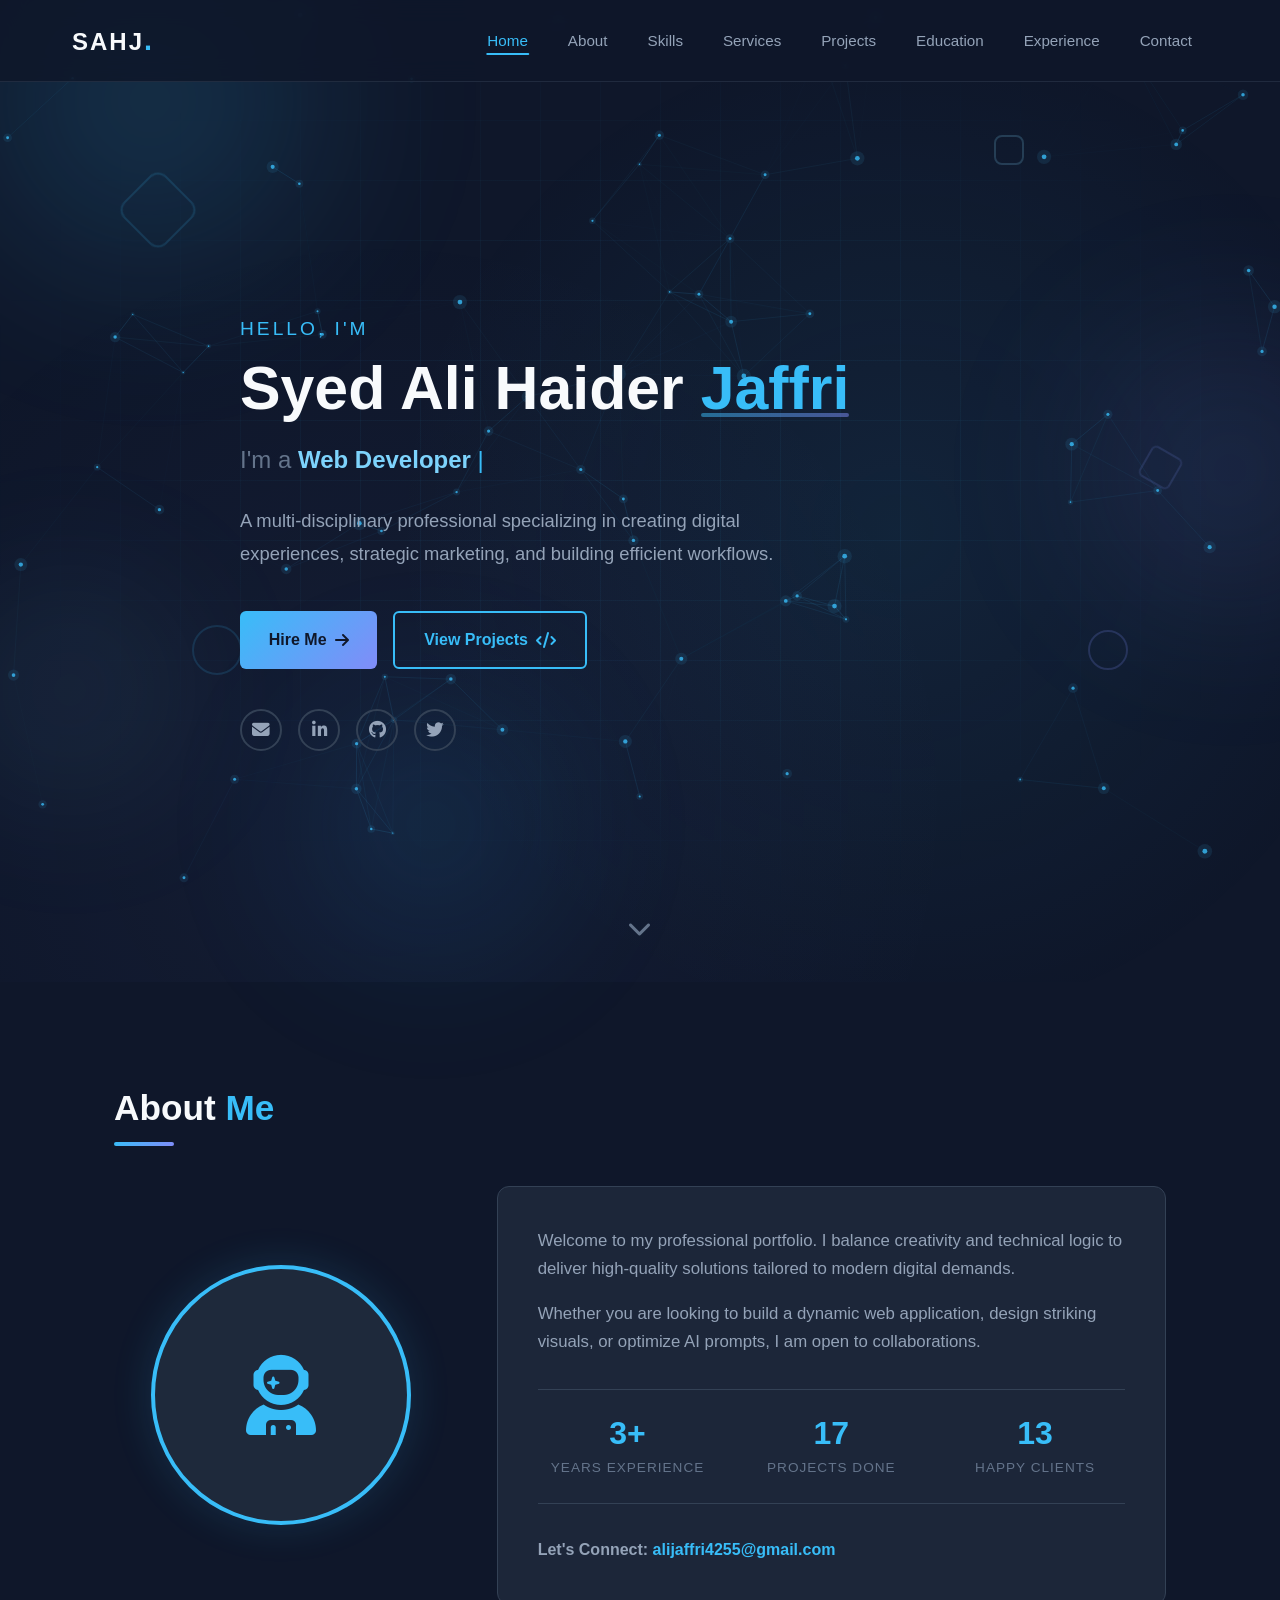
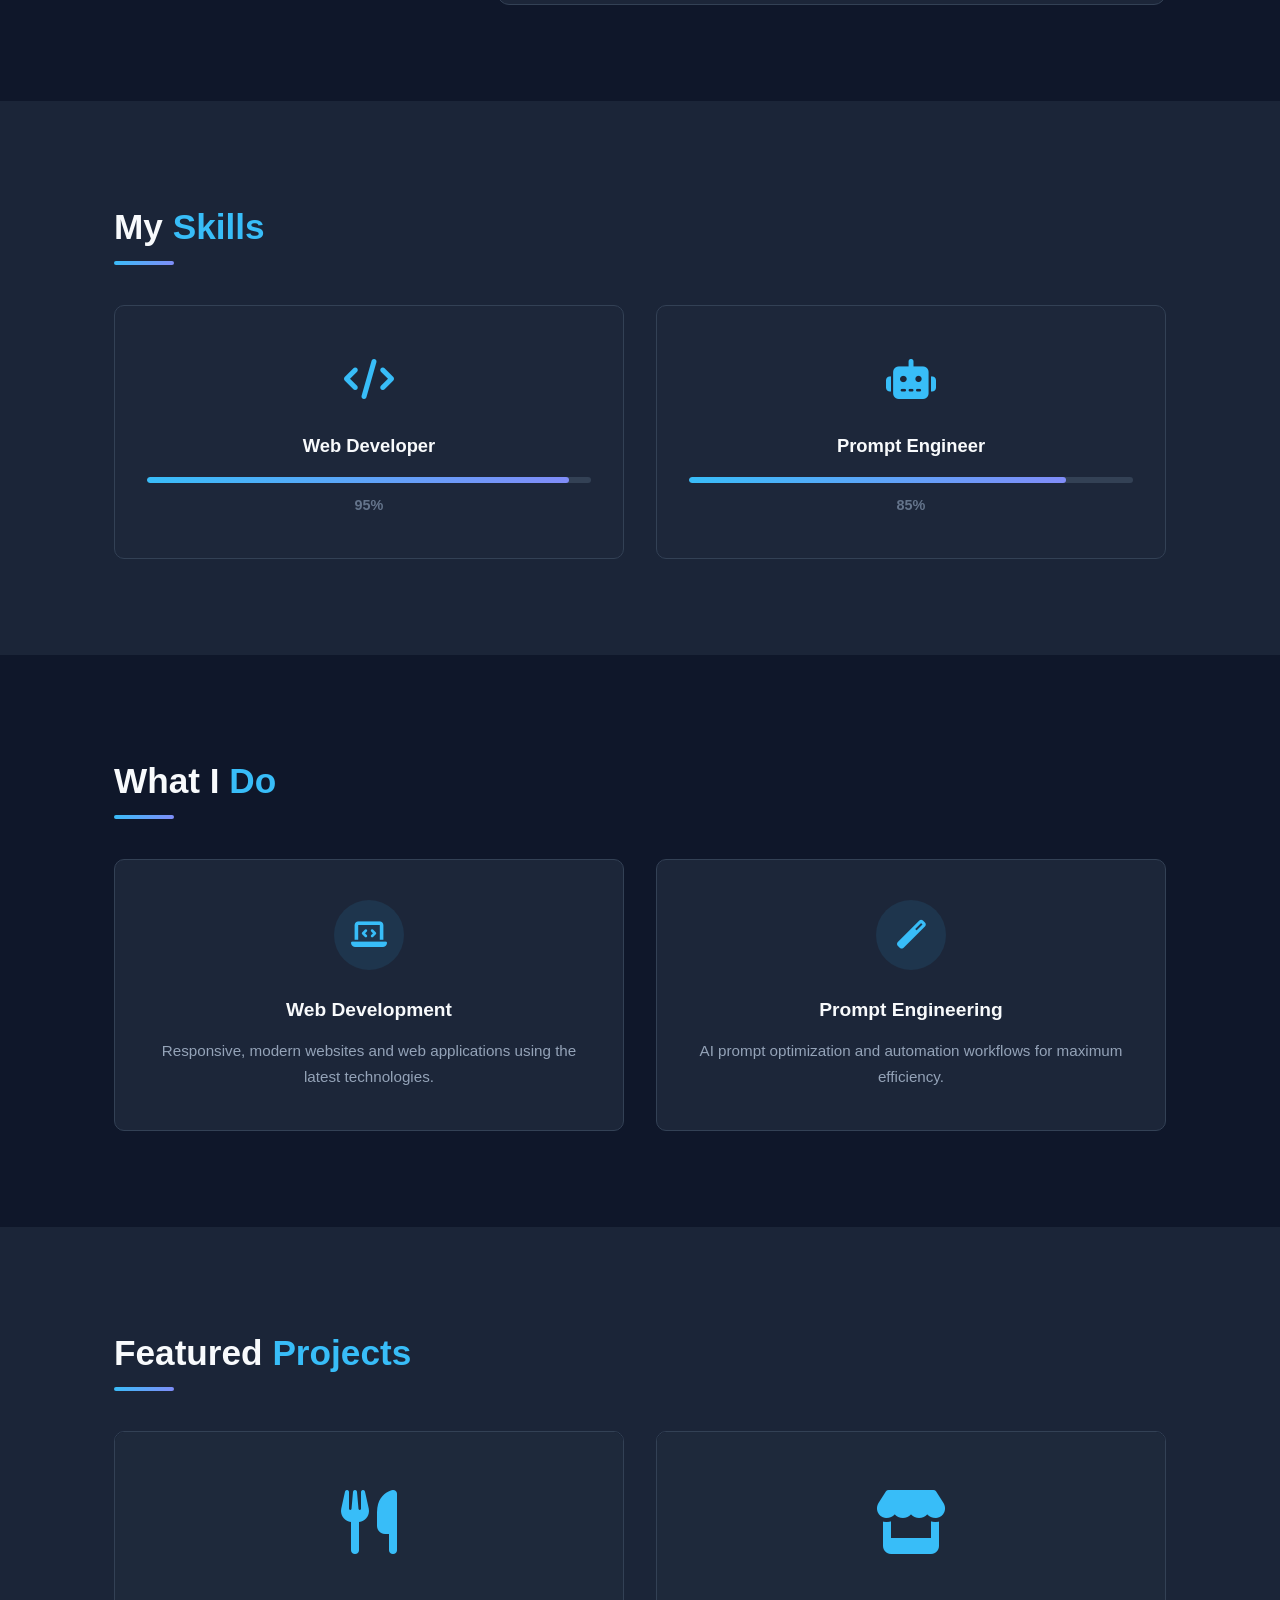
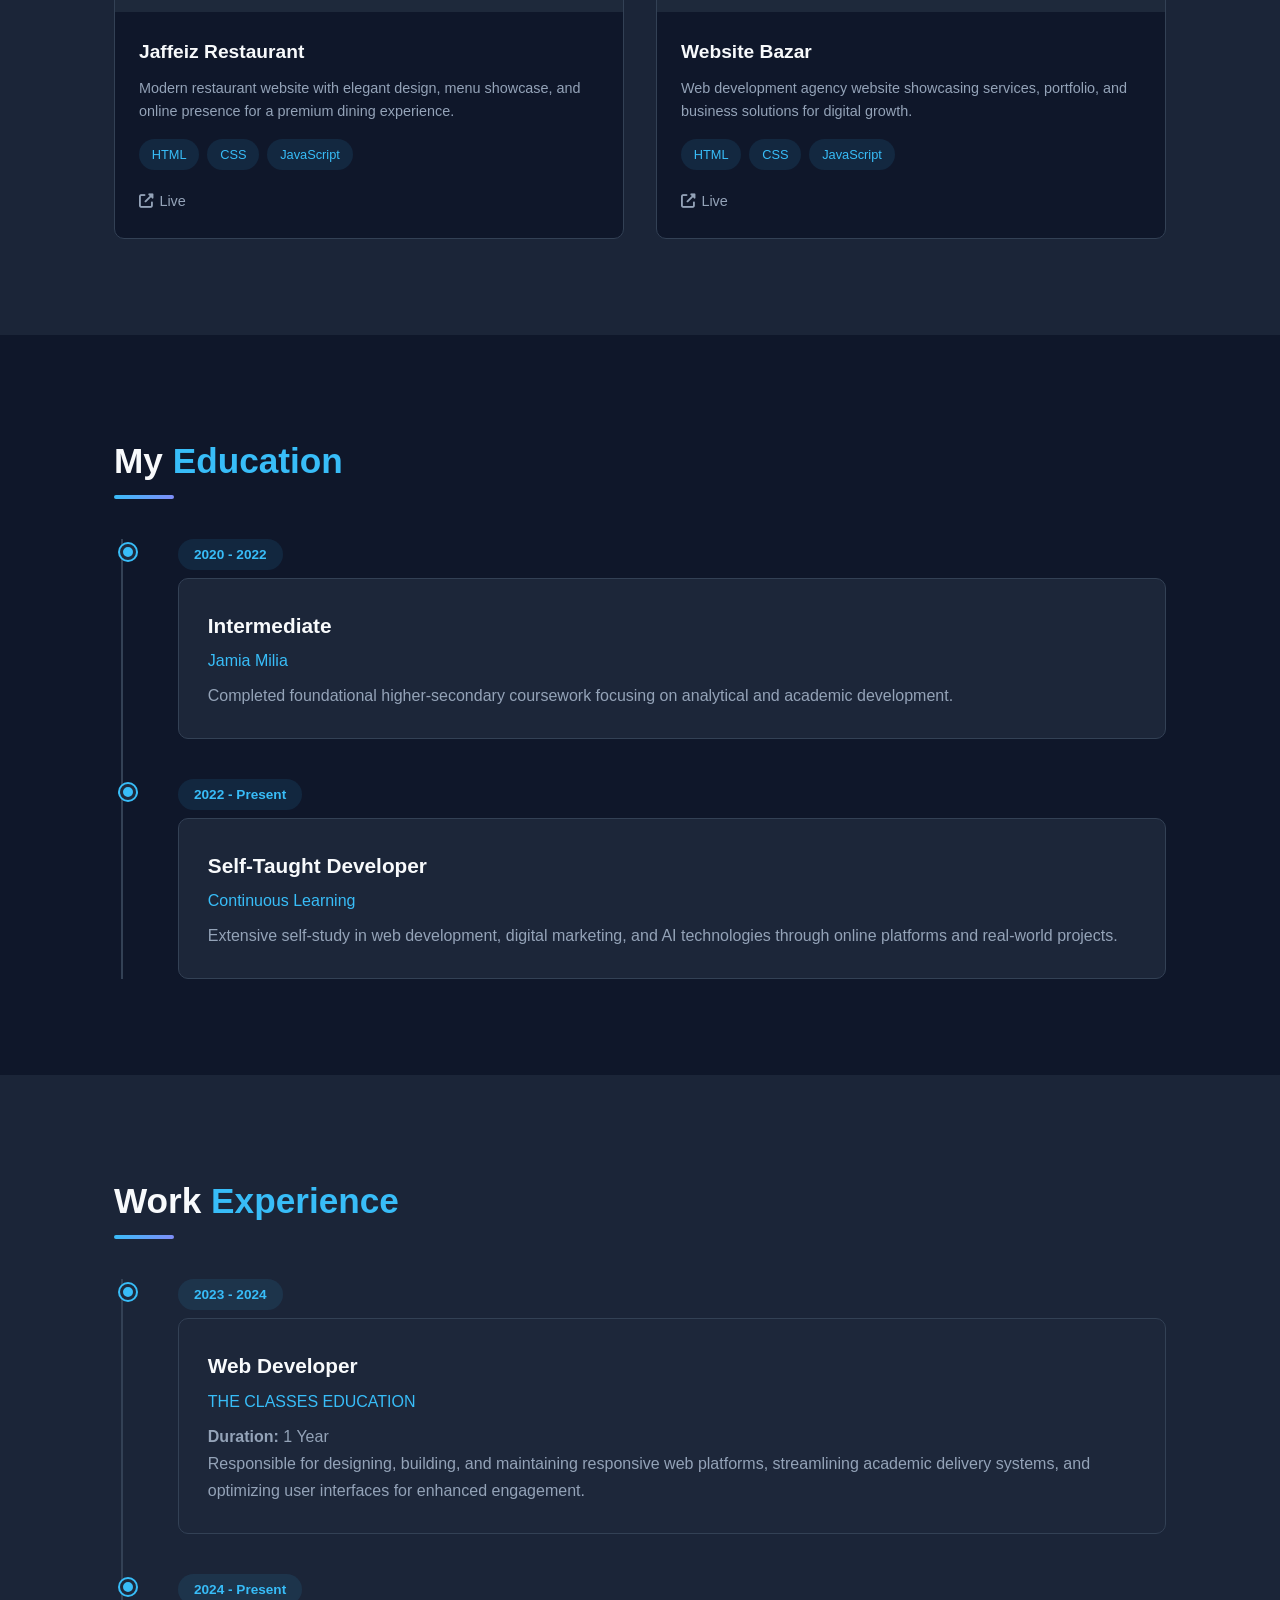
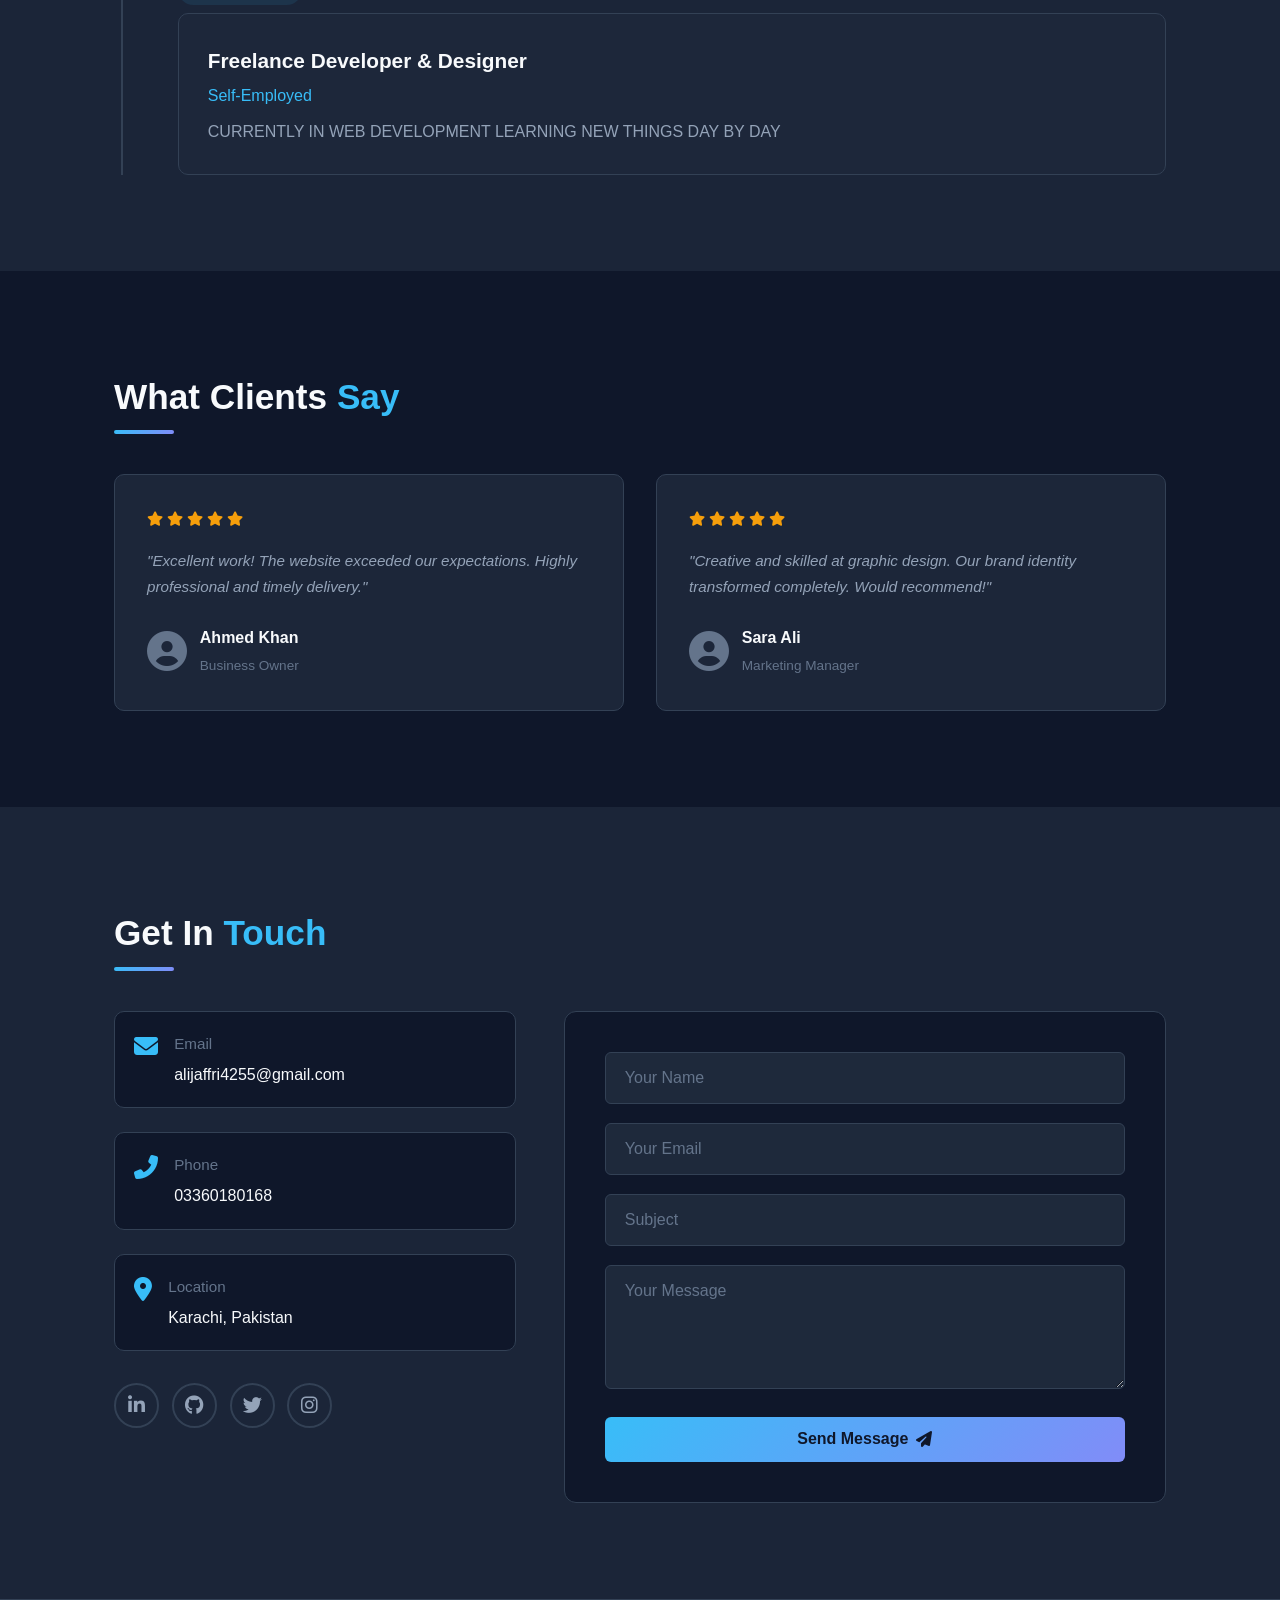
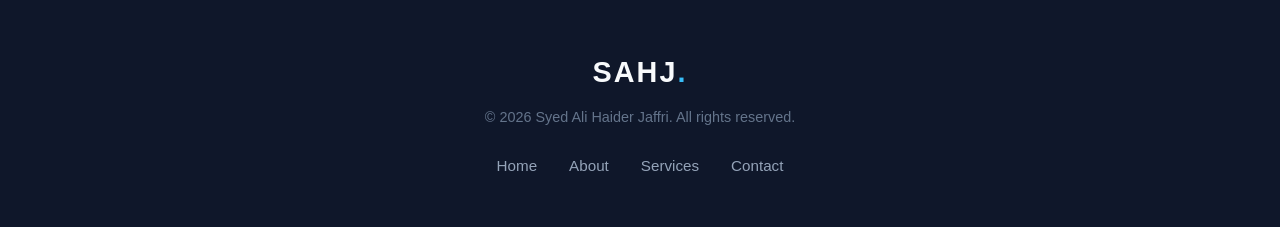
<file: index.html>
<!DOCTYPE html>
<html lang="en">
<head>
    <meta charset="UTF-8">
    <meta name="viewport" content="width=device-width, initial-scale=1.0">
    <title>Syed Ali Haider Jaffri | Portfolio</title>
    <link rel="icon" href="data:image/svg+xml,<svg xmlns=%22http://www.w3.org/2000/svg%22 viewBox=%220 0 100 100%22><text y=%22.9em%22 font-size=%2290%22>🚀</text></svg>">
    <!-- CSS -->
    <link rel="stylesheet" href="css/style.css">
    <link rel="stylesheet" href="css/background-animations.css">
    <!-- Font Awesome for Icons -->
    <link rel="stylesheet" href="https://cdnjs.cloudflare.com/ajax/libs/font-awesome/6.5.0/css/all.min.css">
    <!-- AOS Library for scroll animations -->
    <link href="https://unpkg.com/aos@2.3.1/dist/aos.css" rel="stylesheet">
</head>
<body>

    <!-- ========== BACKGROUND ANIMATIONS ========== -->
    <div class="bg-animations" aria-hidden="true">
        <!-- Animated Gradient Orbs -->
        <div class="bg-orb bg-orb-1"></div>
        <div class="bg-orb bg-orb-2"></div>
        <div class="bg-orb bg-orb-3"></div>
        <div class="bg-orb bg-orb-4"></div>

        <!-- Animated Grid Pattern -->
        <div class="bg-grid"></div>

        <!-- Floating Geometric Shapes -->
        <div class="bg-shape bg-shape-1"></div>
        <div class="bg-shape bg-shape-2"></div>
        <div class="bg-shape bg-shape-3"></div>
        <div class="bg-shape bg-shape-4"></div>
        <div class="bg-shape bg-shape-5"></div>

        <!-- Twinkling Stars -->
        <div class="bg-star bg-star-1"></div>
        <div class="bg-star bg-star-2"></div>
        <div class="bg-star bg-star-3"></div>
        <div class="bg-star bg-star-4"></div>
        <div class="bg-star bg-star-5"></div>
        <div class="bg-star bg-star-6"></div>
        <div class="bg-star bg-star-7"></div>
        <div class="bg-star bg-star-8"></div>

        <!-- Shooting Stars -->
        <div class="bg-shooting-star bg-shooting-star-1"></div>
        <div class="bg-shooting-star bg-shooting-star-2"></div>

        <!-- Particle Network Canvas -->
        <canvas id="particleCanvas"></canvas>
    </div>

    <!-- ========== PRELOADER ========== -->
    <div id="preloader">
        <div class="loader"></div>
    </div>

    <!-- ========== NAVIGATION ========== -->
    <header id="header">
        <nav class="navbar">
            <div class="nav-container">
                <a href="#hero" class="logo">SAHJ<span class="logo-dot">.</span></a>
                <ul class="nav-links" id="navLinks">
                    <li><a href="#hero" class="nav-link active">Home</a></li>
                    <li><a href="#about" class="nav-link">About</a></li>
                    <li><a href="#skills" class="nav-link">Skills</a></li>
                    <li><a href="#services" class="nav-link">Services</a></li>
                    <li><a href="#projects" class="nav-link">Projects</a></li>
                    <li><a href="#education" class="nav-link">Education</a></li>
                    <li><a href="#experience" class="nav-link">Experience</a></li>
                    <li><a href="#contact" class="nav-link">Contact</a></li>
                </ul>
                <div class="hamburger" id="hamburger">
                    <span class="bar"></span>
                    <span class="bar"></span>
                    <span class="bar"></span>
                </div>
            </div>
        </nav>
    </header>

    <!-- ========== HERO SECTION ========== -->
    <section id="hero">
        <div class="hero-overlay"></div>
        <div class="hero-content" data-aos="fade-up" data-aos-duration="1000">
            <p class="hero-greeting">Hello, I'm</p>
            <h1 class="hero-name">Syed Ali Haider <span>Jaffri</span></h1>
            <div class="hero-role">
                <span class="role-text">I'm a </span>
                <span class="typing-text" id="typingText"></span>
                <span class="cursor">|</span>
            </div>
            <p class="hero-desc">
                A multi-disciplinary professional specializing in creating digital experiences, strategic marketing, and building efficient workflows.
            </p>
            <div class="hero-buttons">
                <a href="#contact" class="btn btn-primary">Hire Me <i class="fas fa-arrow-right"></i></a>
                <a href="#projects" class="btn btn-outline">View Projects <i class="fas fa-code"></i></a>
            </div>
            <div class="hero-socials">
                <a href="mailto:alijaffri4255@gmail.com" class="social-icon" title="Email"><i class="fas fa-envelope"></i></a>
                <a href="#" class="social-icon" title="LinkedIn"><i class="fab fa-linkedin-in"></i></a>
                <a href="#" class="social-icon" title="GitHub"><i class="fab fa-github"></i></a>
                <a href="#" class="social-icon" title="Twitter"><i class="fab fa-twitter"></i></a>
            </div>
        </div>
        <div class="hero-scroll-indicator">
            <a href="#about"><i class="fas fa-chevron-down"></i></a>
        </div>
    </section>

    <!-- ========== ABOUT SECTION ========== -->
    <section id="about" class="section-padding">
        <div class="container">
            <h2 class="section-title" data-aos="fade-right">About <span>Me</span></h2>
            <div class="about-wrapper" data-aos="fade-up" data-aos-delay="200">
                <div class="about-image">
                    <div class="about-image-frame">
                        <i class="fas fa-user-astronaut"></i>
                    </div>
                </div>
                <div class="about-content">
                    <div class="about-card">
                        <p class="about-text">
                            Welcome to my professional portfolio. I balance creativity and technical logic to deliver high-quality solutions tailored to modern digital demands.
                        </p>
                        <p class="about-text">
                            Whether you are looking to build a dynamic web application, design striking visuals, or optimize AI prompts, I am open to collaborations.
                        </p>
                        <div class="about-stats">
                            <div class="stat-item">
                                <span class="stat-number" data-count="3">0</span>
                                <span class="stat-label">Years Experience</span>
                            </div>
                            <div class="stat-item">
                                <span class="stat-number" data-count="20">0</span>
                                <span class="stat-label">Projects Done</span>
                            </div>
                            <div class="stat-item">
                                <span class="stat-number" data-count="15">0</span>
                                <span class="stat-label">Happy Clients</span>
                            </div>
                        </div>
                        <div class="about-contact">
                            <p><strong>Let's Connect:</strong> <a href="mailto:alijaffri4255@gmail.com" class="email-link">alijaffri4255@gmail.com</a></p>
                        </div>
                    </div>
                </div>
            </div>
        </div>
    </section>

    <!-- ========== SKILLS SECTION ========== -->
    <section id="skills" class="section-padding bg-dark">
        <div class="container">
            <h2 class="section-title" data-aos="fade-right">My <span>Skills</span></h2>
            <div class="skills-grid" data-aos="fade-up" data-aos-delay="200">
                <div class="skill-card" data-skill="95">
                    <div class="skill-icon">
                        <i class="fas fa-code"></i>
                    </div>
                    <h3>Web Developer</h3>
                    <div class="skill-bar">
                        <div class="skill-bar-fill" style="width: 0%;"></div>
                    </div>
                    <span class="skill-percent">95%</span>
                </div>
                <div class="skill-card" data-skill="85">
                    <div class="skill-icon">
                        <i class="fas fa-robot"></i>
                    </div>
                    <h3>Prompt Engineer</h3>
                    <div class="skill-bar">
                        <div class="skill-bar-fill" style="width: 0%;"></div>
                    </div>
                    <span class="skill-percent">85%</span>
                </div>
            </div>
        </div>
    </section>

    <!-- ========== SERVICES SECTION ========== -->
    <section id="services" class="section-padding">
        <div class="container">
            <h2 class="section-title" data-aos="fade-right">What I <span>Do</span></h2>
            <div class="services-grid" data-aos="fade-up" data-aos-delay="200">
                <div class="service-card">
                    <div class="service-icon">
                        <i class="fas fa-laptop-code"></i>
                    </div>
                    <h3>Web Development</h3>
                    <p>Responsive, modern websites and web applications using the latest technologies.</p>
                </div>
                <div class="service-card">
                    <div class="service-icon">
                        <i class="fas fa-magic"></i>
                    </div>
                    <h3>Prompt Engineering</h3>
                    <p>AI prompt optimization and automation workflows for maximum efficiency.</p>
                </div>
            </div>
        </div>
    </section>

    <!-- ========== PROJECTS SECTION ========== -->
    <section id="projects" class="section-padding bg-dark">
        <div class="container">
            <h2 class="section-title" data-aos="fade-right">Featured <span>Projects</span></h2>
            <div class="projects-grid" data-aos="fade-up" data-aos-delay="200">
                <div class="project-card">
                    <div class="project-img">
                        <i class="fas fa-utensils"></i>
                    </div>
                    <div class="project-info">
                        <h3>Jaffeiz Restaurant</h3>
                        <p>Modern restaurant website with elegant design, menu showcase, and online presence for a premium dining experience.</p>
                        <div class="project-tags">
                            <span>HTML</span>
                            <span>CSS</span>
                            <span>JavaScript</span>
                        </div>
                        <div class="project-links">
                            <a href="https://jaffeiz-website.vercel.app/" target="_blank" class="project-link"><i class="fas fa-external-link-alt"></i> Live</a>
                        </div>
                    </div>
                </div>
                <div class="project-card">
                    <div class="project-img">
                        <i class="fas fa-store"></i>
                    </div>
                    <div class="project-info">
                        <h3>Website Bazar</h3>
                        <p>Web development agency website showcasing services, portfolio, and business solutions for digital growth.</p>
                        <div class="project-tags">
                            <span>HTML</span>
                            <span>CSS</span>
                            <span>JavaScript</span>
                        </div>
                        <div class="project-links">
                            <a href="https://web-development-ageny.vercel.app/" target="_blank" class="project-link"><i class="fas fa-external-link-alt"></i> Live</a>
                        </div>
                    </div>
                </div>
            </div>
        </div>
    </section>

    <!-- ========== EDUCATION SECTION ========== -->
    <section id="education" class="section-padding">
        <div class="container">
            <h2 class="section-title" data-aos="fade-right">My <span>Education</span></h2>
            <div class="timeline" data-aos="fade-up" data-aos-delay="200">
                <div class="timeline-item">
                    <div class="timeline-dot"></div>
                    <div class="timeline-date">2020 - 2022</div>
                    <div class="timeline-content">
                        <h3>Intermediate</h3>
                        <div class="sub-title">Jamia Milia</div>
                        <p>Completed foundational higher-secondary coursework focusing on analytical and academic development.</p>
                    </div>
                </div>
                <div class="timeline-item">
                    <div class="timeline-dot"></div>
                    <div class="timeline-date">2022 - Present</div>
                    <div class="timeline-content">
                        <h3>Self-Taught Developer</h3>
                        <div class="sub-title">Continuous Learning</div>
                        <p>Extensive self-study in web development, digital marketing, and AI technologies through online platforms and real-world projects.</p>
                    </div>
                </div>
            </div>
        </div>
    </section>

    <!-- ========== EXPERIENCE SECTION ========== -->
    <section id="experience" class="section-padding bg-dark">
        <div class="container">
            <h2 class="section-title" data-aos="fade-right">Work <span>Experience</span></h2>
            <div class="timeline" data-aos="fade-up" data-aos-delay="200">
                <div class="timeline-item">
                    <div class="timeline-dot"></div>
                    <div class="timeline-date">2023 - 2024</div>
                    <div class="timeline-content">
                        <h3>Web Developer</h3>
                        <div class="sub-title">THE CLASSES EDUCATION</div>
                        <p><strong>Duration:</strong> 1 Year</p>
                        <p>Responsible for designing, building, and maintaining responsive web platforms, streamlining academic delivery systems, and optimizing user interfaces for enhanced engagement.</p>
                    </div>
                </div>
                <div class="timeline-item">
                    <div class="timeline-dot"></div>
                    <div class="timeline-date">2024 - Present</div>
                    <div class="timeline-content">
                        <h3>Freelance Developer & Designer</h3>
                        <div class="sub-title">Self-Employed</div>
                        <p>CURRENTLY IN WEB DEVELOPMENT LEARNING NEW THINGS DAY BY DAY</p>
                    </div>
                </div>
            </div>
        </div>
    </section>

    <!-- ========== TESTIMONIALS SECTION ========== -->
    <section id="testimonials" class="section-padding">
        <div class="container">
            <h2 class="section-title" data-aos="fade-right">What Clients <span>Say</span></h2>
            <div class="testimonials-grid" data-aos="fade-up" data-aos-delay="200">
                <div class="testimonial-card">
                    <div class="testimonial-stars">
                        <i class="fas fa-star"></i>
                        <i class="fas fa-star"></i>
                        <i class="fas fa-star"></i>
                        <i class="fas fa-star"></i>
                        <i class="fas fa-star"></i>
                    </div>
                    <p class="testimonial-text">"Excellent work! The website exceeded our expectations. Highly professional and timely delivery."</p>
                    <div class="testimonial-author">
                        <i class="fas fa-user-circle"></i>
                        <div>
                            <h4>Ahmed Khan</h4>
                            <span>Business Owner</span>
                        </div>
                    </div>
                </div>
                <div class="testimonial-card">
                    <div class="testimonial-stars">
                        <i class="fas fa-star"></i>
                        <i class="fas fa-star"></i>
                        <i class="fas fa-star"></i>
                        <i class="fas fa-star"></i>
                        <i class="fas fa-star"></i>
                    </div>
                    <p class="testimonial-text">"Creative and skilled at graphic design. Our brand identity transformed completely. Would recommend!"</p>
                    <div class="testimonial-author">
                        <i class="fas fa-user-circle"></i>
                        <div>
                            <h4>Sara Ali</h4>
                            <span>Marketing Manager</span>
                        </div>
                    </div>
                </div>
            </div>
        </div>
    </section>

    <!-- ========== CONTACT SECTION ========== -->
    <section id="contact" class="section-padding bg-dark">
        <div class="container">
            <h2 class="section-title" data-aos="fade-right">Get In <span>Touch</span></h2>
            <div class="contact-wrapper" data-aos="fade-up" data-aos-delay="200">
                <div class="contact-info">
                    <div class="contact-item">
                        <i class="fas fa-envelope"></i>
                        <div>
                            <h4>Email</h4>
                            <a href="mailto:alijaffri4255@gmail.com">alijaffri4255@gmail.com</a>
                        </div>
                    </div>
                    <div class="contact-item">
                        <i class="fas fa-phone-alt"></i>
                        <div>
                            <h4>Phone</h4>
                            <a href="tel:03360180168">03360180168</a>
                        </div>
                    </div>
                    <div class="contact-item">
                        <i class="fas fa-map-marker-alt"></i>
                        <div>
                            <h4>Location</h4>
                            <span>Karachi, Pakistan</span>
                        </div>
                    </div>
                    <div class="contact-socials">
                        <a href="#" class="social-icon"><i class="fab fa-linkedin-in"></i></a>
                        <a href="#" class="social-icon"><i class="fab fa-github"></i></a>
                        <a href="#" class="social-icon"><i class="fab fa-twitter"></i></a>
                        <a href="#" class="social-icon"><i class="fab fa-instagram"></i></a>
                    </div>
                </div>
                <form class="contact-form" id="contactForm">
                    <div class="form-group">
                        <input type="text" id="name" placeholder="Your Name" required>
                    </div>
                    <div class="form-group">
                        <input type="email" id="email" placeholder="Your Email" required>
                    </div>
                    <div class="form-group">
                        <input type="text" id="subject" placeholder="Subject">
                    </div>
                    <div class="form-group">
                        <textarea id="message" rows="5" placeholder="Your Message" required></textarea>
                    </div>
                    <button type="submit" class="btn btn-primary btn-block">Send Message <i class="fas fa-paper-plane"></i></button>
                </form>
            </div>
        </div>
    </section>

    <!-- ========== FOOTER ========== -->
    <footer>
        <div class="footer-content">
            <div class="footer-logo">SAHJ<span>.</span></div>
            <p class="footer-text">&copy; 2026 Syed Ali Haider Jaffri. All rights reserved.</p>
            <div class="footer-links">
                <a href="#hero">Home</a>
                <a href="#about">About</a>
                <a href="#services">Services</a>
                <a href="#contact">Contact</a>
            </div>
        </div>
    </footer>

    <!-- ========== BACK TO TOP ========== -->
    <button id="backToTop" title="Back to Top">
        <i class="fas fa-arrow-up"></i>
    </button>

    <!-- ========== SCRIPTS ========== -->
    <!-- AOS Library -->
    <script src="https://unpkg.com/aos@2.3.1/dist/aos.js"></script>
    <!-- Custom JS -->
    <script src="js/script.js"></script>
    <!-- Background Animations JS -->
    <script src="js/background-animations.js"></script>

</body>
</html>
</file>
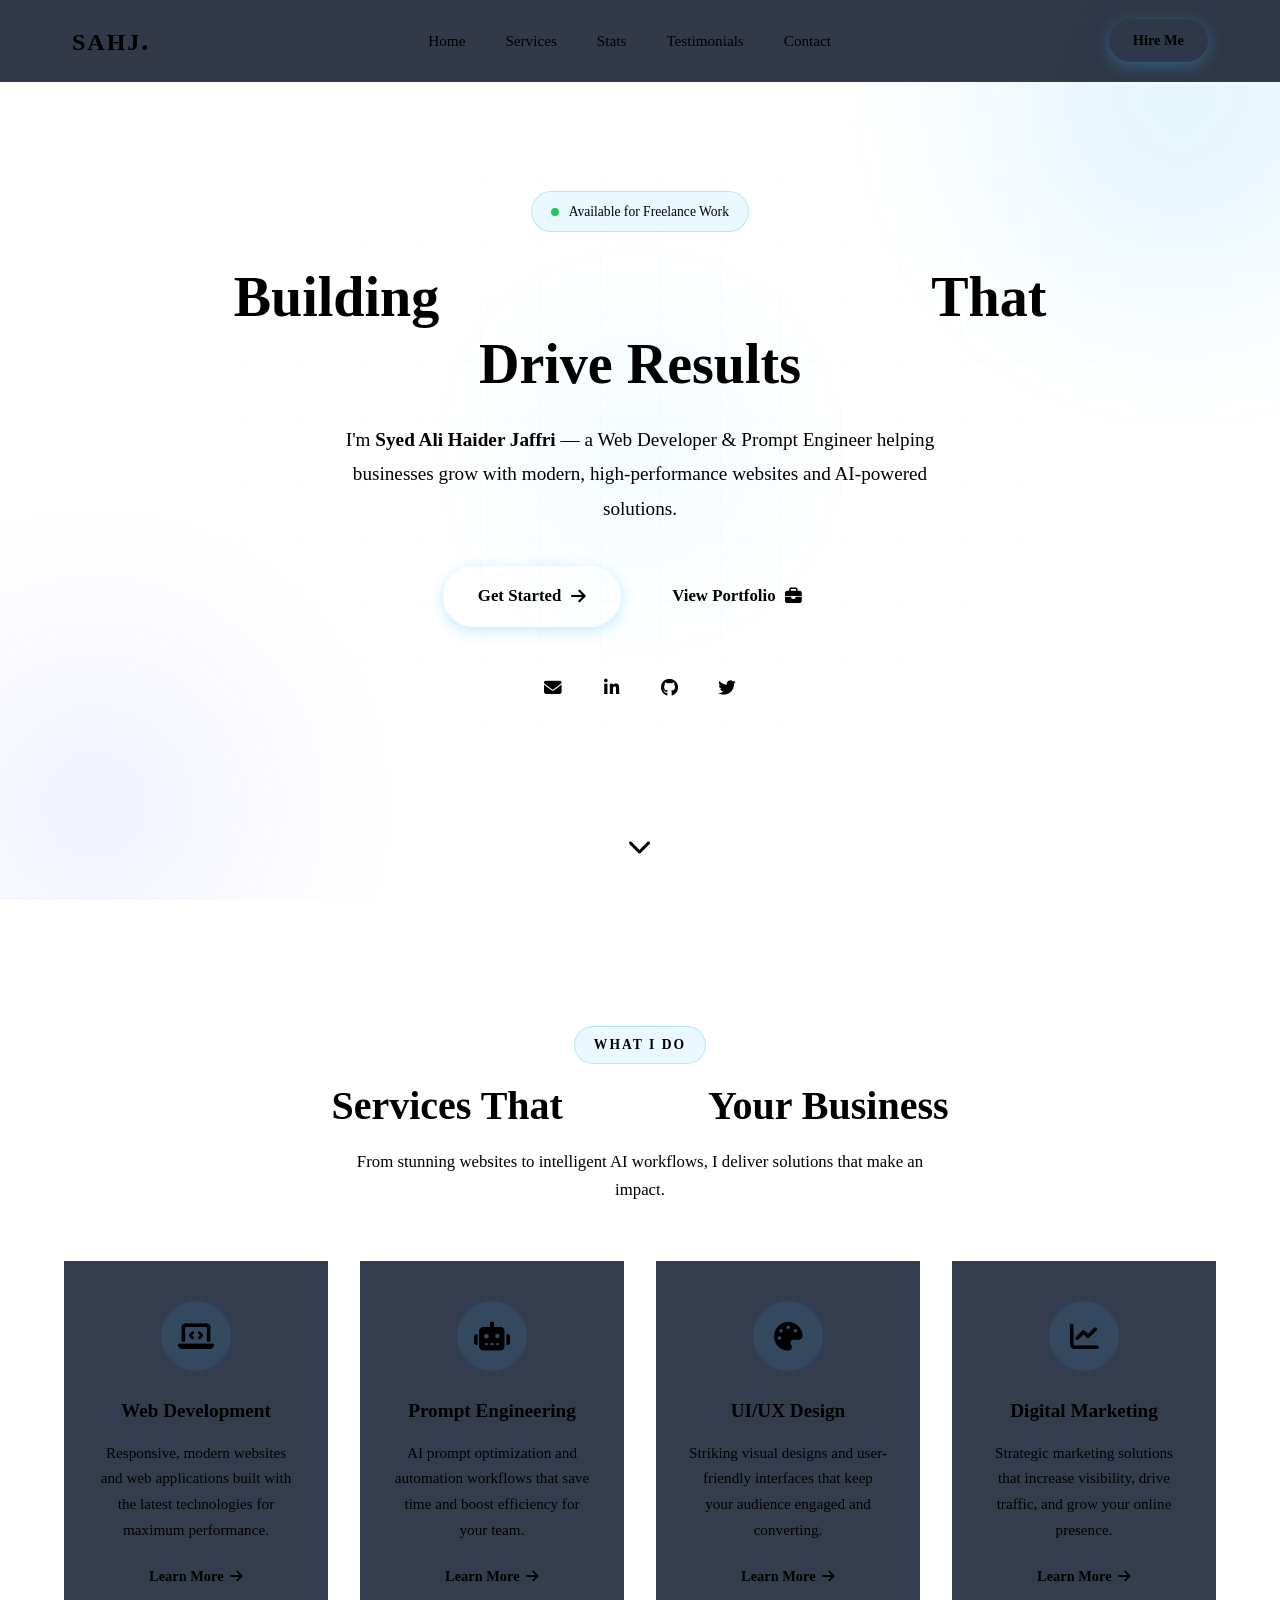
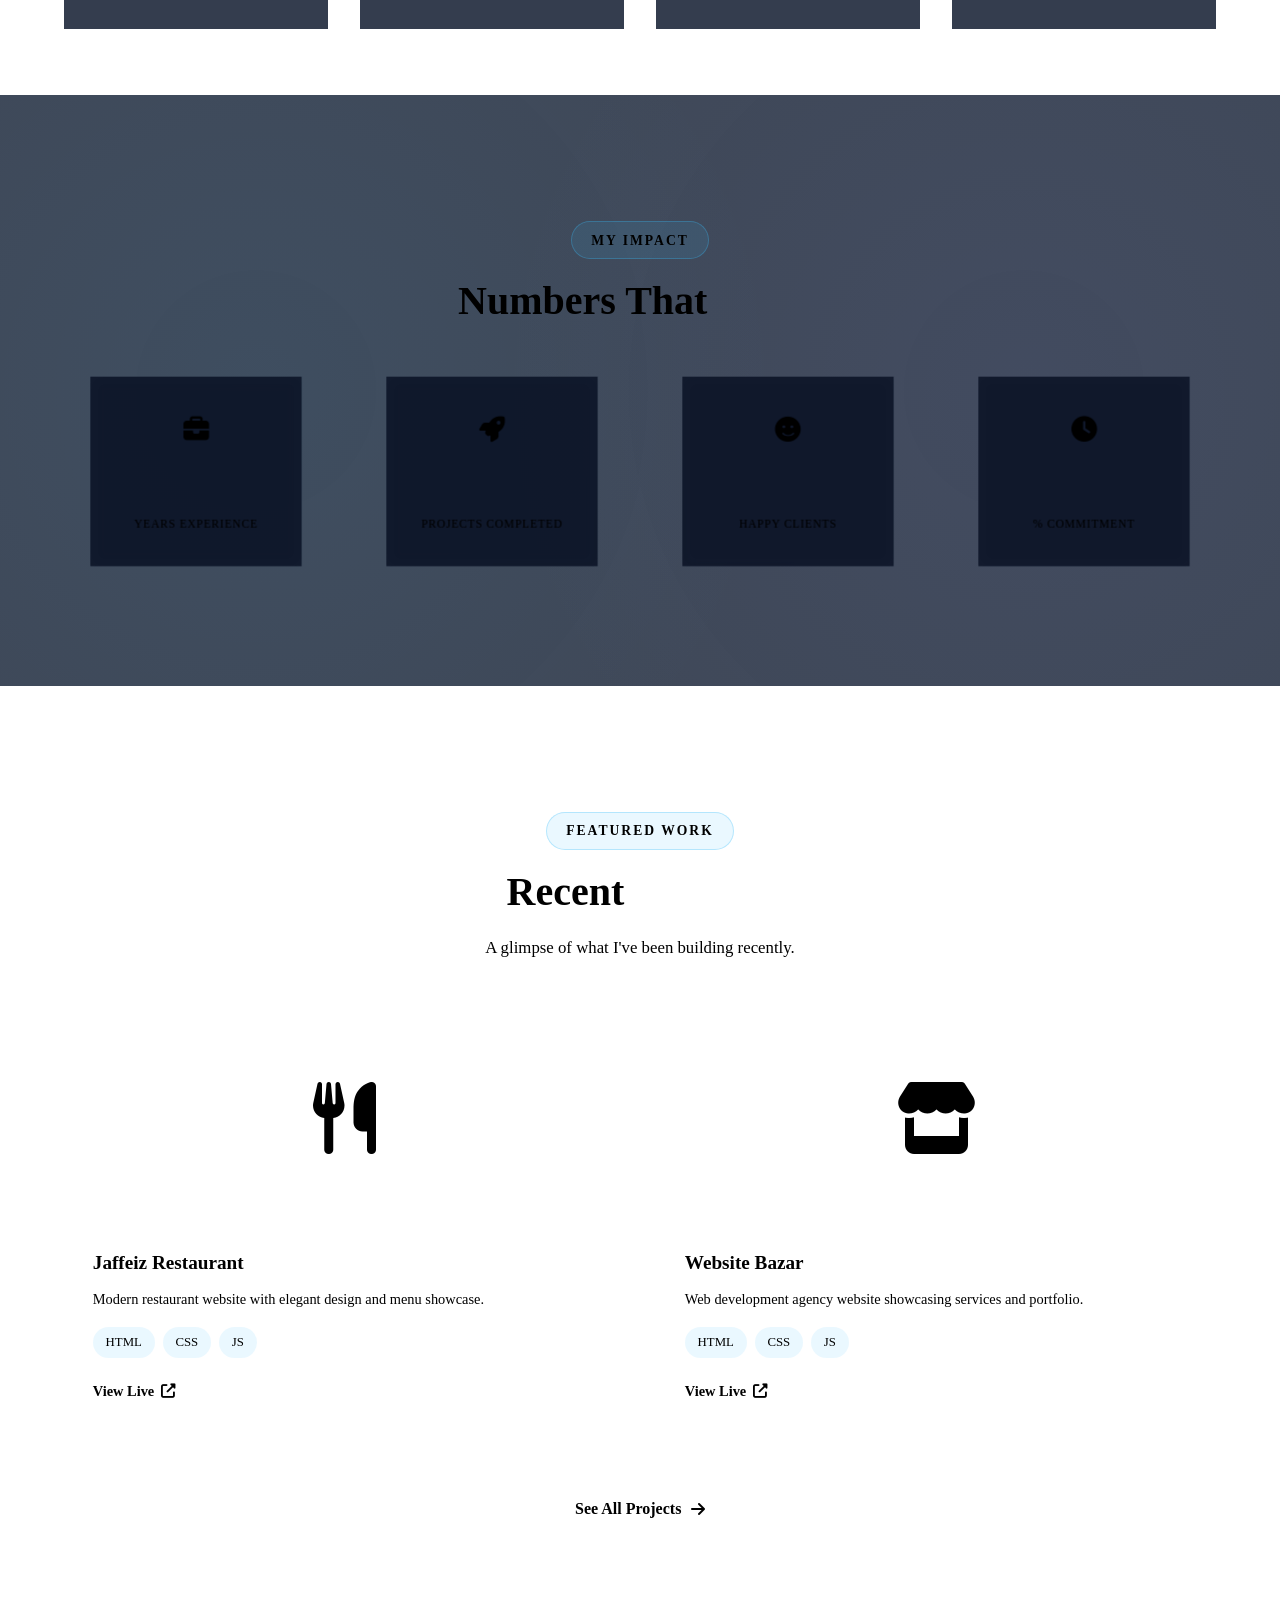
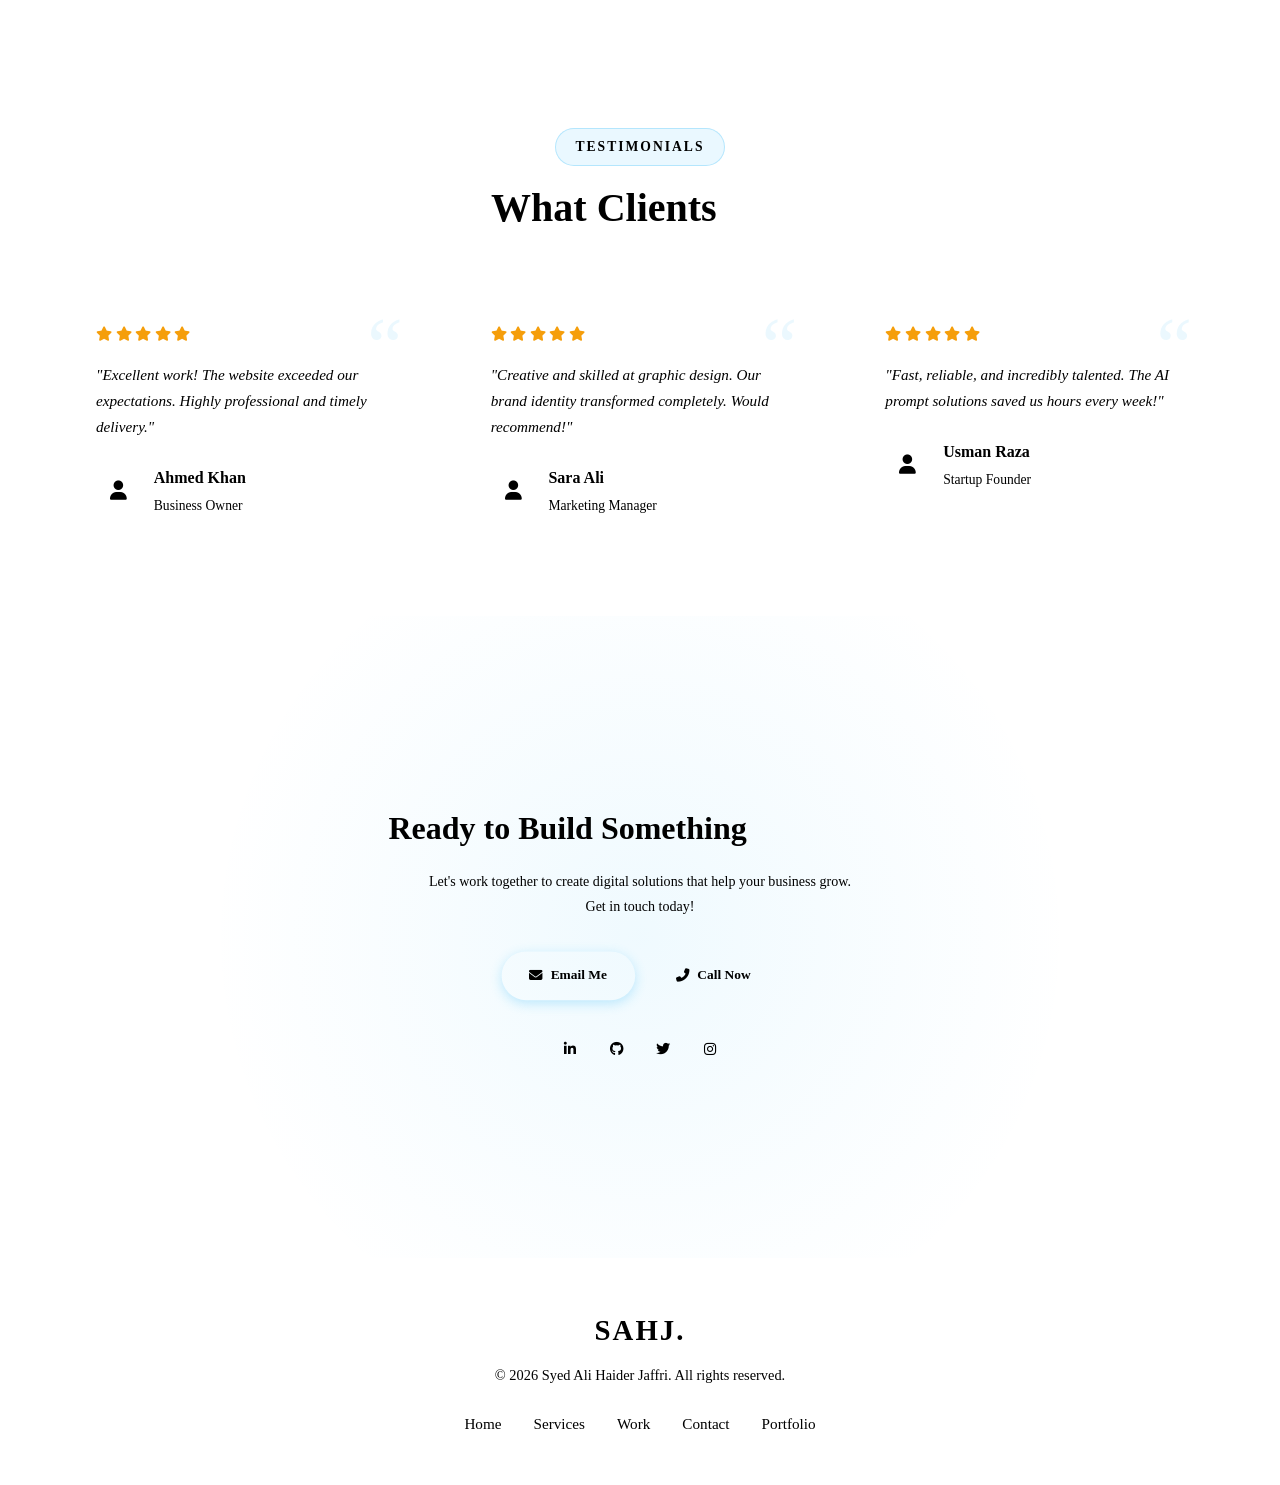
<file: committed_landing.html>
<!DOCTYPE html>
<html lang="en">
<head>
    <meta charset="UTF-8">
    <meta name="viewport" content="width=device-width, initial-scale=1.0">
    <title>Syed Ali Haider Jaffri | Web Developer & Prompt Engineer</title>
    <link rel="icon" href="data:image/svg+xml,<svg xmlns=%22http://www.w3.org/2000/svg%22 viewBox=%220 0 100 100%22><text y=%22.9em%22 font-size=%2290%22>🚀</text></svg>">
    <!-- CSS -->
    <link rel="stylesheet" href="css/landing.css">
    <!-- Font Awesome for Icons -->
    <link rel="stylesheet" href="https://cdnjs.cloudflare.com/ajax/libs/font-awesome/6.5.0/css/all.min.css">
    <!-- Google Fonts -->
    <link href="https://fonts.googleapis.com/css2?family=Poppins:wght@300;400;500;600;700;800;900&display=swap" rel="stylesheet">
</head>
<body>

    <!-- ========== PRELOADER ========== -->
    <div id="preloader">
        <div class="loader"></div>
    </div>

    <!-- ========== NAVIGATION ========== -->
    <header id="header">
        <nav class="navbar">
            <div class="nav-container">
                <a href="#hero" class="logo">SAHJ<span class="logo-dot">.</span></a>
                <ul class="nav-links" id="navLinks">
                    <li><a href="#hero" class="nav-link active">Home</a></li>
                    <li><a href="#services" class="nav-link">Services</a></li>
                    <li><a href="#stats" class="nav-link">Stats</a></li>
                    <li><a href="#testimonials" class="nav-link">Testimonials</a></li>
                    <li><a href="#contact" class="nav-link">Contact</a></li>
                </ul>
                <a href="#contact" class="btn btn-primary nav-cta">Hire Me</a>
                <div class="hamburger" id="hamburger">
                    <span class="bar"></span>
                    <span class="bar"></span>
                    <span class="bar"></span>
                </div>
            </div>
        </nav>
    </header>

    <!-- ========== HERO SECTION ========== -->
    <section id="hero">
        <div class="hero-bg">
            <div class="orb orb-1"></div>
            <div class="orb orb-2"></div>
            <div class="orb orb-3"></div>
            <div class="grid-overlay"></div>
        </div>
        <div class="hero-content">
            <div class="hero-badge">
                <span class="badge-dot"></span>
                Available for Freelance Work
            </div>
            <h1 class="hero-title">
                Building <span class="gradient-text">Digital Experiences</span> That Drive Results
            </h1>
            <p class="hero-subtitle">
                I'm <strong>Syed Ali Haider Jaffri</strong> — a Web Developer & Prompt Engineer helping businesses grow with modern, high-performance websites and AI-powered solutions.
            </p>
            <div class="hero-buttons">
                <a href="#contact" class="btn btn-primary btn-lg">
                    Get Started <i class="fas fa-arrow-right"></i>
                </a>
                <a href="index.html" class="btn btn-outline btn-lg">
                    View Portfolio <i class="fas fa-briefcase"></i>
                </a>
            </div>
            <div class="hero-socials">
                <a href="mailto:alijaffri4255@gmail.com" class="social-icon" title="Email"><i class="fas fa-envelope"></i></a>
                <a href="#" class="social-icon" title="LinkedIn"><i class="fab fa-linkedin-in"></i></a>
                <a href="#" class="social-icon" title="GitHub"><i class="fab fa-github"></i></a>
                <a href="#" class="social-icon" title="Twitter"><i class="fab fa-twitter"></i></a>
            </div>
        </div>
        <div class="hero-scroll">
            <a href="#services"><i class="fas fa-chevron-down"></i></a>
        </div>
    </section>

    <!-- ========== SERVICES SECTION ========== -->
    <section id="services" class="section-padding">
        <div class="container">
            <div class="section-header" data-aos="fade-up">
                <span class="section-tag">What I Do</span>
                <h2 class="section-title">Services That <span class="gradient-text">Elevate</span> Your Business</h2>
                <p class="section-desc">From stunning websites to intelligent AI workflows, I deliver solutions that make an impact.</p>
            </div>
            <div class="services-grid">
                <div class="service-card" data-aos="fade-up" data-aos-delay="100">
                    <div class="service-icon">
                        <i class="fas fa-laptop-code"></i>
                    </div>
                    <h3>Web Development</h3>
                    <p>Responsive, modern websites and web applications built with the latest technologies for maximum performance.</p>
                    <a href="#contact" class="service-link">Learn More <i class="fas fa-arrow-right"></i></a>
                </div>
                <div class="service-card" data-aos="fade-up" data-aos-delay="200">
                    <div class="service-icon">
                        <i class="fas fa-robot"></i>
                    </div>
                    <h3>Prompt Engineering</h3>
                    <p>AI prompt optimization and automation workflows that save time and boost efficiency for your team.</p>
                    <a href="#contact" class="service-link">Learn More <i class="fas fa-arrow-right"></i></a>
                </div>
                <div class="service-card" data-aos="fade-up" data-aos-delay="300">
                    <div class="service-icon">
                        <i class="fas fa-palette"></i>
                    </div>
                    <h3>UI/UX Design</h3>
                    <p>Striking visual designs and user-friendly interfaces that keep your audience engaged and converting.</p>
                    <a href="#contact" class="service-link">Learn More <i class="fas fa-arrow-right"></i></a>
                </div>
                <div class="service-card" data-aos="fade-up" data-aos-delay="400">
                    <div class="service-icon">
                        <i class="fas fa-chart-line"></i>
                    </div>
                    <h3>Digital Marketing</h3>
                    <p>Strategic marketing solutions that increase visibility, drive traffic, and grow your online presence.</p>
                    <a href="#contact" class="service-link">Learn More <i class="fas fa-arrow-right"></i></a>
                </div>
            </div>
        </div>
    </section>

    <!-- ========== STATS SECTION ========== -->
    <section id="stats" class="section-padding stats-section">
        <div class="container">
            <div class="section-header" data-aos="fade-up">
                <span class="section-tag">My Impact</span>
                <h2 class="section-title">Numbers That <span class="gradient-text">Speak</span></h2>
            </div>
            <div class="stats-grid">
                <div class="stat-card" data-aos="zoom-in" data-aos-delay="100">
                    <div class="stat-icon"><i class="fas fa-briefcase"></i></div>
                    <span class="stat-number" data-count="3">0</span>
                    <span class="stat-label">Years Experience</span>
                </div>
                <div class="stat-card" data-aos="zoom-in" data-aos-delay="200">
                    <div class="stat-icon"><i class="fas fa-rocket"></i></div>
                    <span class="stat-number" data-count="20">0</span>
                    <span class="stat-label">Projects Completed</span>
                </div>
                <div class="stat-card" data-aos="zoom-in" data-aos-delay="300">
                    <div class="stat-icon"><i class="fas fa-smile"></i></div>
                    <span class="stat-number" data-count="15">0</span>
                    <span class="stat-label">Happy Clients</span>
                </div>
                <div class="stat-card" data-aos="zoom-in" data-aos-delay="400">
                    <div class="stat-icon"><i class="fas fa-clock"></i></div>
                    <span class="stat-number" data-count="100">0</span>
                    <span class="stat-label">% Commitment</span>
                </div>
            </div>
        </div>
    </section>

    <!-- ========== FEATURED WORK SECTION ========== -->
    <section id="work" class="section-padding">
        <div class="container">
            <div class="section-header" data-aos="fade-up">
                <span class="section-tag">Featured Work</span>
                <h2 class="section-title">Recent <span class="gradient-text">Projects</span></h2>
                <p class="section-desc">A glimpse of what I've been building recently.</p>
            </div>
            <div class="work-grid">
                <div class="work-card" data-aos="fade-up" data-aos-delay="100">
                    <div class="work-img">
                        <i class="fas fa-utensils"></i>
                    </div>
                    <div class="work-info">
                        <h3>Jaffeiz Restaurant</h3>
                        <p>Modern restaurant website with elegant design and menu showcase.</p>
                        <div class="work-tags">
                            <span>HTML</span>
                            <span>CSS</span>
                            <span>JS</span>
                        </div>
                        <a href="https://jaffeiz-website.vercel.app/" target="_blank" class="work-link">
                            View Live <i class="fas fa-external-link-alt"></i>
                        </a>
                    </div>
                </div>
                <div class="work-card" data-aos="fade-up" data-aos-delay="200">
                    <div class="work-img">
                        <i class="fas fa-store"></i>
                    </div>
                    <div class="work-info">
                        <h3>Website Bazar</h3>
                        <p>Web development agency website showcasing services and portfolio.</p>
                        <div class="work-tags">
                            <span>HTML</span>
                            <span>CSS</span>
                            <span>JS</span>
                        </div>
                        <a href="https://web-development-ageny.vercel.app/" target="_blank" class="work-link">
                            View Live <i class="fas fa-external-link-alt"></i>
                        </a>
                    </div>
                </div>
            </div>
            <div class="work-cta" data-aos="fade-up">
                <a href="index.html" class="btn btn-outline">See All Projects <i class="fas fa-arrow-right"></i></a>
            </div>
        </div>
    </section>

    <!-- ========== TESTIMONIALS SECTION ========== -->
    <section id="testimonials" class="section-padding testimonials-section">
        <div class="container">
            <div class="section-header" data-aos="fade-up">
                <span class="section-tag">Testimonials</span>
                <h2 class="section-title">What Clients <span class="gradient-text">Say</span></h2>
            </div>
            <div class="testimonials-grid">
                <div class="testimonial-card" data-aos="fade-up" data-aos-delay="100">
                    <div class="testimonial-stars">
                        <i class="fas fa-star"></i>
                        <i class="fas fa-star"></i>
                        <i class="fas fa-star"></i>
                        <i class="fas fa-star"></i>
                        <i class="fas fa-star"></i>
                    </div>
                    <p class="testimonial-text">"Excellent work! The website exceeded our expectations. Highly professional and timely delivery."</p>
                    <div class="testimonial-author">
                        <div class="author-avatar"><i class="fas fa-user"></i></div>
                        <div>
                            <h4>Ahmed Khan</h4>
                            <span>Business Owner</span>
                        </div>
                    </div>
                </div>
                <div class="testimonial-card" data-aos="fade-up" data-aos-delay="200">
                    <div class="testimonial-stars">
                        <i class="fas fa-star"></i>
                        <i class="fas fa-star"></i>
                        <i class="fas fa-star"></i>
                        <i class="fas fa-star"></i>
                        <i class="fas fa-star"></i>
                    </div>
                    <p class="testimonial-text">"Creative and skilled at graphic design. Our brand identity transformed completely. Would recommend!"</p>
                    <div class="testimonial-author">
                        <div class="author-avatar"><i class="fas fa-user"></i></div>
                        <div>
                            <h4>Sara Ali</h4>
                            <span>Marketing Manager</span>
                        </div>
                    </div>
                </div>
                <div class="testimonial-card" data-aos="fade-up" data-aos-delay="300">
                    <div class="testimonial-stars">
                        <i class="fas fa-star"></i>
                        <i class="fas fa-star"></i>
                        <i class="fas fa-star"></i>
                        <i class="fas fa-star"></i>
                        <i class="fas fa-star"></i>
                    </div>
                    <p class="testimonial-text">"Fast, reliable, and incredibly talented. The AI prompt solutions saved us hours every week!"</p>
                    <div class="testimonial-author">
                        <div class="author-avatar"><i class="fas fa-user"></i></div>
                        <div>
                            <h4>Usman Raza</h4>
                            <span>Startup Founder</span>
                        </div>
                    </div>
                </div>
            </div>
        </div>
    </section>

    <!-- ========== CTA SECTION ========== -->
    <section id="contact" class="section-padding cta-section">
        <div class="container">
            <div class="cta-box" data-aos="zoom-in">
                <h2 class="cta-title">Ready to Build Something <span class="gradient-text">Amazing?</span></h2>
                <p class="cta-desc">Let's work together to create digital solutions that help your business grow. Get in touch today!</p>
                <div class="cta-buttons">
                    <a href="mailto:alijaffri4255@gmail.com" class="btn btn-primary btn-lg">
                        <i class="fas fa-envelope"></i> Email Me
                    </a>
                    <a href="tel:03360180168" class="btn btn-outline btn-lg">
                        <i class="fas fa-phone-alt"></i> Call Now
                    </a>
                </div>
                <div class="cta-socials">
                    <a href="#" class="social-icon"><i class="fab fa-linkedin-in"></i></a>
                    <a href="#" class="social-icon"><i class="fab fa-github"></i></a>
                    <a href="#" class="social-icon"><i class="fab fa-twitter"></i></a>
                    <a href="#" class="social-icon"><i class="fab fa-instagram"></i></a>
                </div>
            </div>
        </div>
    </section>

    <!-- ========== FOOTER ========== -->
    <footer>
        <div class="footer-content">
            <div class="footer-logo">SAHJ<span>.</span></div>
            <p class="footer-text">&copy; 2026 Syed Ali Haider Jaffri. All rights reserved.</p>
            <div class="footer-links">
                <a href="#hero">Home</a>
                <a href="#services">Services</a>
                <a href="#work">Work</a>
                <a href="#contact">Contact</a>
                <a href="index.html">Portfolio</a>
            </div>
        </div>
    </footer>

    <!-- ========== BACK TO TOP ========== -->
    <button id="backToTop" title="Back to Top">
        <i class="fas fa-arrow-up"></i>
    </button>

    <!-- ========== SCRIPTS ========== -->
    <script src="js/landing.js"></script>
</body>
</html>
</file>
<file: css/style.css>
/* ============================================
   SYED ALI HAIDER JAFFRI - Portfolio Styles
   ============================================ */

/* --- CSS Variables / Custom Properties --- */
:root {
    --primary: #38bdf8;
    --primary-dark: #0ea5e9;
    --primary-light: #7dd3fc;
    --bg-primary: #0f172a;
    --bg-secondary: #1e293b;
    --bg-card: #1e293b;
    --border-color: #334155;
    --text-primary: #f8fafc;
    --text-secondary: #94a3b8;
    --text-muted: #64748b;
    --success: #22c55e;
    --gradient-1: linear-gradient(135deg, #38bdf8, #818cf8);
    --gradient-2: linear-gradient(135deg, #0f172a, #1e293b);
    --shadow-sm: 0 2px 8px rgba(0, 0, 0, 0.3);
    --shadow-md: 0 4px 16px rgba(0, 0, 0, 0.4);
    --shadow-lg: 0 8px 32px rgba(0, 0, 0, 0.5);
    --radius-sm: 6px;
    --radius-md: 10px;
    --radius-lg: 12px;
    --transition: all 0.3s ease;
    --font-main: 'Segoe UI', Tahoma, Geneva, Verdana, sans-serif;
}

/* --- Reset & Global Styles --- */
* {
    margin: 0;
    padding: 0;
    box-sizing: border-box;
}

html {
    scroll-behavior: smooth;
}

body {
    font-family: var(--font-main);
    background-color: var(--bg-primary);
    color: var(--text-primary);
    line-height: 1.7;
    overflow-x: hidden;
}

::selection {
    background: var(--primary);
    color: var(--bg-primary);
}

::-webkit-scrollbar {
    width: 8px;
}

::-webkit-scrollbar-track {
    background: var(--bg-primary);
}

::-webkit-scrollbar-thumb {
    background: var(--border-color);
    border-radius: 4px;
}

::-webkit-scrollbar-thumb:hover {
    background: var(--primary);
}

img {
    max-width: 100%;
    display: block;
}

a {
    color: inherit;
    text-decoration: none;
}

ul {
    list-style: none;
}

.container {
    max-width: 1100px;
    margin: 0 auto;
    padding: 0 1.5rem;
}

.section-padding {
    padding: 6rem 0;
}

.bg-dark {
    background-color: rgba(30, 41, 59, 0.85);
    backdrop-filter: blur(4px);
    -webkit-backdrop-filter: blur(4px);
}

/* --- Preloader --- */
#preloader {
    position: fixed;
    top: 0;
    left: 0;
    width: 100%;
    height: 100%;
    background: var(--bg-primary);
    display: flex;
    justify-content: center;
    align-items: center;
    z-index: 9999;
    transition: opacity 0.6s ease, visibility 0.6s ease;
}

#preloader.hidden {
    opacity: 0;
    visibility: hidden;
}

.loader {
    width: 50px;
    height: 50px;
    border: 4px solid var(--border-color);
    border-top: 4px solid var(--primary);
    border-radius: 50%;
    animation: spin 0.8s linear infinite;
}

@keyframes spin {
    to { transform: rotate(360deg); }
}

/* ========== NAVIGATION ========== */
#header {
    position: fixed;
    top: 0;
    width: 100%;
    z-index: 1000;
    background: rgba(15, 23, 42, 0.85);
    backdrop-filter: blur(12px);
    -webkit-backdrop-filter: blur(12px);
    border-bottom: 1px solid rgba(51, 65, 85, 0.5);
    transition: var(--transition);
}

#header.scrolled {
    background: rgba(15, 23, 42, 0.95);
    box-shadow: 0 2px 20px rgba(0, 0, 0, 0.4);
}

.nav-container {
    max-width: 1200px;
    margin: 0 auto;
    padding: 1rem 2rem;
    display: flex;
    justify-content: space-between;
    align-items: center;
}

.logo {
    font-size: 1.5rem;
    font-weight: 800;
    letter-spacing: 2px;
    color: var(--text-primary);
    transition: var(--transition);
}

.logo-dot {
    color: var(--primary);
    font-size: 1.8rem;
}

.logo:hover {
    color: var(--primary);
}

.nav-links {
    display: flex;
    gap: 0.5rem;
}

.nav-link {
    color: var(--text-secondary);
    padding: 0.5rem 1rem;
    border-radius: var(--radius-sm);
    font-weight: 500;
    font-size: 0.95rem;
    transition: var(--transition);
    position: relative;
}

.nav-link::after {
    content: '';
    position: absolute;
    bottom: 2px;
    left: 50%;
    transform: translateX(-50%);
    width: 0;
    height: 2px;
    background: var(--primary);
    transition: var(--transition);
    border-radius: 2px;
}

.nav-link:hover,
.nav-link.active {
    color: var(--primary);
}

.nav-link:hover::after,
.nav-link.active::after {
    width: 60%;
}

/* Hamburger */
.hamburger {
    display: none;
    cursor: pointer;
    flex-direction: column;
    gap: 5px;
    padding: 5px;
}

.bar {
    width: 28px;
    height: 3px;
    background: var(--text-primary);
    border-radius: 2px;
    transition: var(--transition);
}

.hamburger.active .bar:nth-child(1) {
    transform: rotate(45deg) translate(6px, 6px);
}

.hamburger.active .bar:nth-child(2) {
    opacity: 0;
}

.hamburger.active .bar:nth-child(3) {
    transform: rotate(-45deg) translate(6px, -6px);
}

/* ========== SECTION TITLES ========== */
.section-title {
    font-size: 2.2rem;
    font-weight: 700;
    margin-bottom: 3rem;
    position: relative;
    display: inline-block;
    color: var(--text-primary);
}

.section-title span {
    color: var(--primary);
}

.section-title::after {
    content: '';
    position: absolute;
    left: 0;
    bottom: -8px;
    width: 60px;
    height: 4px;
    background: var(--gradient-1);
    border-radius: 2px;
}

/* ========== HERO SECTION ========== */
#hero {
    min-height: 100vh;
    display: flex;
    flex-direction: column;
    justify-content: center;
    align-items: center;
    position: relative;
    padding: 0 2rem;
    background: transparent;
    overflow: hidden;
}

.hero-overlay {
    position: absolute;
    top: 0;
    left: 0;
    width: 100%;
    height: 100%;
    background: radial-gradient(circle at 70% 50%, rgba(56, 189, 248, 0.08) 0%, transparent 50%),
                radial-gradient(circle at 30% 80%, rgba(129, 140, 248, 0.05) 0%, transparent 50%);
    pointer-events: none;
}

.hero-content {
    max-width: 800px;
    text-align: left;
    z-index: 2;
    width: 100%;
}

.hero-greeting {
    font-size: 1.2rem;
    color: var(--primary);
    font-weight: 500;
    margin-bottom: 0.5rem;
    letter-spacing: 3px;
    text-transform: uppercase;
}

.hero-name {
    font-size: 3.8rem;
    font-weight: 800;
    line-height: 1.15;
    margin-bottom: 1rem;
    color: var(--text-primary);
}

.hero-name span {
    color: var(--primary);
    position: relative;
}

.hero-name span::after {
    content: '';
    position: absolute;
    bottom: 5px;
    left: 0;
    width: 100%;
    height: 4px;
    background: var(--gradient-1);
    border-radius: 2px;
    opacity: 0.5;
}

.hero-role {
    font-size: 1.5rem;
    margin-bottom: 1.5rem;
    color: var(--text-secondary);
    min-height: 2rem;
}

.role-text {
    color: var(--text-muted);
}

.typing-text {
    color: var(--primary-light);
    font-weight: 600;
}

.cursor {
    color: var(--primary);
    animation: blink 0.7s infinite;
    font-weight: 100;
}

@keyframes blink {
    0%, 100% { opacity: 1; }
    50% { opacity: 0; }
}

.hero-desc {
    font-size: 1.15rem;
    color: var(--text-secondary);
    max-width: 600px;
    margin-bottom: 2.5rem;
    line-height: 1.8;
}

.hero-buttons {
    display: flex;
    gap: 1rem;
    margin-bottom: 2.5rem;
    flex-wrap: wrap;
}

/* Buttons */
.btn {
    display: inline-flex;
    align-items: center;
    gap: 0.5rem;
    padding: 0.85rem 1.8rem;
    border-radius: var(--radius-sm);
    font-weight: 600;
    font-size: 1rem;
    cursor: pointer;
    transition: var(--transition);
    border: none;
    text-decoration: none;
    width: fit-content;
}

.btn-primary {
    background: var(--gradient-1);
    color: var(--bg-primary);
}

.btn-primary:hover {
    transform: translateY(-3px);
    box-shadow: 0 8px 25px rgba(56, 189, 248, 0.3);
}

.btn-outline {
    background: transparent;
    color: var(--primary);
    border: 2px solid var(--primary);
}

.btn-outline:hover {
    background: var(--primary);
    color: var(--bg-primary);
    transform: translateY(-3px);
}

.btn-block {
    width: 100%;
    justify-content: center;
}

/* Social Icons */
.hero-socials {
    display: flex;
    gap: 1rem;
}

.social-icon {
    width: 42px;
    height: 42px;
    display: flex;
    align-items: center;
    justify-content: center;
    border-radius: 50%;
    border: 2px solid var(--border-color);
    color: var(--text-secondary);
    font-size: 1.1rem;
    transition: var(--transition);
}

.social-icon:hover {
    border-color: var(--primary);
    color: var(--primary);
    transform: translateY(-3px);
    box-shadow: 0 4px 15px rgba(56, 189, 248, 0.2);
}

/* Scroll Indicator */
.hero-scroll-indicator {
    position: absolute;
    bottom: 2rem;
    left: 50%;
    transform: translateX(-50%);
    animation: bounce 2s infinite;
}

.hero-scroll-indicator a {
    color: var(--text-muted);
    font-size: 1.5rem;
    transition: var(--transition);
}

.hero-scroll-indicator a:hover {
    color: var(--primary);
}

@keyframes bounce {
    0%, 20%, 50%, 80%, 100% { transform: translateX(-50%) translateY(0); }
    40% { transform: translateX(-50%) translateY(-10px); }
    60% { transform: translateX(-50%) translateY(-5px); }
}

/* ========== ABOUT SECTION ========== */
.about-wrapper {
    display: grid;
    grid-template-columns: 1fr 2fr;
    gap: 3rem;
    align-items: center;
}

.about-image {
    display: flex;
    justify-content: center;
}

.about-image-frame {
    width: 260px;
    height: 260px;
    border-radius: 50%;
    background: var(--bg-secondary);
    border: 4px solid var(--primary);
    display: flex;
    align-items: center;
    justify-content: center;
    font-size: 5rem;
    color: var(--primary);
    box-shadow: 0 0 40px rgba(56, 189, 248, 0.15);
    transition: var(--transition);
}

.about-image-frame:hover {
    transform: scale(1.05);
    box-shadow: 0 0 60px rgba(56, 189, 248, 0.3);
}

.about-card {
    background: rgba(30, 41, 59, 0.9);
    padding: 2.5rem;
    border-radius: var(--radius-lg);
    border: 1px solid var(--border-color);
    backdrop-filter: blur(8px);
    -webkit-backdrop-filter: blur(8px);
}

.about-text {
    color: var(--text-secondary);
    margin-bottom: 1rem;
    font-size: 1.05rem;
}

.about-stats {
    display: grid;
    grid-template-columns: repeat(3, 1fr);
    gap: 1.5rem;
    margin: 2rem 0;
    padding: 1.5rem 0;
    border-top: 1px solid var(--border-color);
    border-bottom: 1px solid var(--border-color);
}

.stat-item {
    text-align: center;
}

.stat-number {
    display: block;
    font-size: 2rem;
    font-weight: 800;
    color: var(--primary);
    line-height: 1.2;
}

.stat-label {
    display: block;
    font-size: 0.85rem;
    color: var(--text-muted);
    text-transform: uppercase;
    letter-spacing: 1px;
    margin-top: 0.25rem;
}

.about-contact {
    margin-top: 1.5rem;
}

.about-contact p {
    color: var(--text-secondary);
}

.email-link {
    color: var(--primary);
    font-weight: 600;
    transition: var(--transition);
}

.email-link:hover {
    color: var(--primary-light);
    text-decoration: underline;
}

/* ========== SKILLS SECTION ========== */
.skills-grid {
    display: grid;
    grid-template-columns: repeat(auto-fit, minmax(220px, 1fr));
    gap: 2rem;
}

.skill-card {
    background: rgba(30, 41, 59, 0.9);
    padding: 2.5rem 2rem;
    border-radius: var(--radius-md);
    text-align: center;
    border: 1px solid var(--border-color);
    transition: var(--transition);
    position: relative;
    overflow: hidden;
    backdrop-filter: blur(8px);
    -webkit-backdrop-filter: blur(8px);
}

.skill-card::before {
    content: '';
    position: absolute;
    top: 0;
    left: 0;
    width: 100%;
    height: 3px;
    background: var(--gradient-1);
    transform: scaleX(0);
    transform-origin: left;
    transition: transform 0.5s ease;
}

.skill-card:hover::before {
    transform: scaleX(1);
}

.skill-card:hover {
    transform: translateY(-8px);
    border-color: var(--primary);
    box-shadow: 0 10px 30px rgba(56, 189, 248, 0.1);
}

.skill-icon {
    font-size: 2.5rem;
    color: var(--primary);
    margin-bottom: 1rem;
}

.skill-card h3 {
    font-size: 1.15rem;
    color: var(--text-primary);
    margin-bottom: 1rem;
}

.skill-bar {
    height: 6px;
    background: var(--border-color);
    border-radius: 3px;
    overflow: hidden;
    margin-bottom: 0.5rem;
}

.skill-bar-fill {
    height: 100%;
    background: var(--gradient-1);
    border-radius: 3px;
    transition: width 1.5s ease;
}

.skill-percent {
    font-size: 0.9rem;
    color: var(--text-muted);
    font-weight: 600;
}

/* ========== SERVICES SECTION ========== */
.services-grid {
    display: grid;
    grid-template-columns: repeat(auto-fit, minmax(230px, 1fr));
    gap: 2rem;
}

.service-card {
    background: rgba(30, 41, 59, 0.9);
    padding: 2.5rem 2rem;
    border-radius: var(--radius-md);
    text-align: center;
    border: 1px solid var(--border-color);
    transition: var(--transition);
    backdrop-filter: blur(8px);
    -webkit-backdrop-filter: blur(8px);
}

.service-card:hover {
    transform: translateY(-8px);
    border-color: var(--primary);
    box-shadow: 0 10px 30px rgba(56, 189, 248, 0.1);
}

.service-icon {
    width: 70px;
    height: 70px;
    margin: 0 auto 1.5rem;
    background: rgba(56, 189, 248, 0.1);
    border-radius: 50%;
    display: flex;
    align-items: center;
    justify-content: center;
    font-size: 1.8rem;
    color: var(--primary);
    transition: var(--transition);
}

.service-card:hover .service-icon {
    background: var(--primary);
    color: var(--bg-primary);
    transform: scale(1.1);
}

.service-card h3 {
    font-size: 1.2rem;
    color: var(--text-primary);
    margin-bottom: 0.75rem;
}

.service-card p {
    color: var(--text-secondary);
    font-size: 0.95rem;
    line-height: 1.7;
}

/* ========== PROJECTS SECTION ========== */
.projects-grid {
    display: grid;
    grid-template-columns: repeat(auto-fit, minmax(300px, 1fr));
    gap: 2rem;
}

.project-card {
    background: rgba(15, 23, 42, 0.9);
    border-radius: var(--radius-md);
    overflow: hidden;
    border: 1px solid var(--border-color);
    transition: var(--transition);
    backdrop-filter: blur(8px);
    -webkit-backdrop-filter: blur(8px);
}

.project-card:hover {
    transform: translateY(-8px);
    border-color: var(--primary);
    box-shadow: 0 12px 35px rgba(56, 189, 248, 0.1);
}

.project-img {
    height: 180px;
    background: var(--bg-secondary);
    display: flex;
    align-items: center;
    justify-content: center;
    font-size: 4rem;
    color: var(--primary);
    transition: var(--transition);
}

.project-card:hover .project-img {
    background: rgba(56, 189, 248, 0.1);
}

.project-info {
    padding: 1.5rem;
}

.project-info h3 {
    font-size: 1.2rem;
    color: var(--text-primary);
    margin-bottom: 0.5rem;
}

.project-info p {
    color: var(--text-secondary);
    font-size: 0.9rem;
    margin-bottom: 1rem;
    line-height: 1.6;
}

.project-tags {
    display: flex;
    flex-wrap: wrap;
    gap: 0.5rem;
    margin-bottom: 1.2rem;
}

.project-tags span {
    padding: 0.3rem 0.8rem;
    background: rgba(56, 189, 248, 0.1);
    color: var(--primary);
    border-radius: 20px;
    font-size: 0.8rem;
    font-weight: 500;
}

.project-links {
    display: flex;
    gap: 1rem;
}

.project-link {
    color: var(--text-secondary);
    font-size: 0.9rem;
    font-weight: 500;
    transition: var(--transition);
    display: inline-flex;
    align-items: center;
    gap: 0.4rem;
}

.project-link:hover {
    color: var(--primary);
}

/* ========== TIMELINE (Education & Experience) ========== */
.timeline {
    position: relative;
    padding-left: 2rem;
}

.timeline::before {
    content: '';
    position: absolute;
    left: 7px;
    top: 0;
    bottom: 0;
    width: 2px;
    background: var(--border-color);
}

.timeline-item {
    position: relative;
    padding-left: 2rem;
    margin-bottom: 2.5rem;
}

.timeline-item:last-child {
    margin-bottom: 0;
}

.timeline-dot {
    position: absolute;
    left: -1.65rem;
    top: 5px;
    width: 16px;
    height: 16px;
    border-radius: 50%;
    background: var(--primary);
    border: 3px solid var(--bg-secondary);
    box-shadow: 0 0 0 2px var(--primary);
}

.timeline-date {
    font-size: 0.85rem;
    color: var(--primary);
    font-weight: 600;
    margin-bottom: 0.5rem;
    display: inline-block;
    padding: 0.25rem 1rem;
    background: rgba(56, 189, 248, 0.1);
    border-radius: 20px;
}

.timeline-content {
    background: rgba(30, 41, 59, 0.9);
    padding: 1.8rem;
    border-radius: var(--radius-md);
    border: 1px solid var(--border-color);
    transition: var(--transition);
    backdrop-filter: blur(8px);
    -webkit-backdrop-filter: blur(8px);
}

.timeline-content:hover {
    border-color: var(--primary);
    transform: translateX(5px);
}

.timeline-content h3 {
    font-size: 1.3rem;
    color: var(--text-primary);
    margin-bottom: 0.25rem;
}

.sub-title {
    color: var(--primary);
    font-weight: 500;
    margin-bottom: 0.5rem;
    font-size: 1rem;
}

.timeline-content p {
    color: var(--text-secondary);
    line-height: 1.7;
}

/* ========== TESTIMONIALS SECTION ========== */
.testimonials-grid {
    display: grid;
    grid-template-columns: repeat(auto-fit, minmax(300px, 1fr));
    gap: 2rem;
}

.testimonial-card {
    background: rgba(30, 41, 59, 0.9);
    padding: 2rem;
    border-radius: var(--radius-md);
    border: 1px solid var(--border-color);
    transition: var(--transition);
    backdrop-filter: blur(8px);
    -webkit-backdrop-filter: blur(8px);
}

.testimonial-card:hover {
    transform: translateY(-5px);
    border-color: var(--primary);
}

.testimonial-stars {
    color: #f59e0b;
    margin-bottom: 1rem;
    font-size: 0.9rem;
}

.testimonial-text {
    color: var(--text-secondary);
    font-style: italic;
    margin-bottom: 1.5rem;
    line-height: 1.7;
    font-size: 0.95rem;
}

.testimonial-author {
    display: flex;
    align-items: center;
    gap: 0.8rem;
}

.testimonial-author i {
    font-size: 2.5rem;
    color: var(--text-muted);
}

.testimonial-author h4 {
    font-size: 1rem;
    color: var(--text-primary);
}

.testimonial-author span {
    font-size: 0.85rem;
    color: var(--text-muted);
}

/* ========== CONTACT SECTION ========== */
.contact-wrapper {
    display: grid;
    grid-template-columns: 1fr 1.5fr;
    gap: 3rem;
}

.contact-info {
    display: flex;
    flex-direction: column;
    gap: 1.5rem;
}

.contact-item {
    display: flex;
    align-items: flex-start;
    gap: 1rem;
    padding: 1.2rem;
    background: rgba(15, 23, 42, 0.9);
    border-radius: var(--radius-md);
    border: 1px solid var(--border-color);
    transition: var(--transition);
    backdrop-filter: blur(8px);
    -webkit-backdrop-filter: blur(8px);
}

.contact-item:hover {
    border-color: var(--primary);
}

.contact-item i {
    font-size: 1.5rem;
    color: var(--primary);
    margin-top: 3px;
}

.contact-item h4 {
    font-size: 0.95rem;
    color: var(--text-muted);
    font-weight: 500;
    margin-bottom: 0.25rem;
}

.contact-item a,
.contact-item span {
    color: var(--text-primary);
    font-weight: 500;
    transition: var(--transition);
}

.contact-item a:hover {
    color: var(--primary);
}

.contact-socials {
    display: flex;
    gap: 0.8rem;
    margin-top: 0.5rem;
}

.contact-socials .social-icon {
    width: 45px;
    height: 45px;
    font-size: 1.2rem;
}

/* Contact Form */
.contact-form {
    background: rgba(15, 23, 42, 0.9);
    padding: 2.5rem;
    border-radius: var(--radius-lg);
    border: 1px solid var(--border-color);
    backdrop-filter: blur(8px);
    -webkit-backdrop-filter: blur(8px);
}

.form-group {
    margin-bottom: 1.2rem;
}

.form-group input,
.form-group textarea {
    width: 100%;
    padding: 1rem 1.2rem;
    background: var(--bg-secondary);
    border: 1px solid var(--border-color);
    border-radius: var(--radius-sm);
    color: var(--text-primary);
    font-size: 1rem;
    font-family: var(--font-main);
    transition: var(--transition);
    outline: none;
}

.form-group input:focus,
.form-group textarea:focus {
    border-color: var(--primary);
    box-shadow: 0 0 0 3px rgba(56, 189, 248, 0.15);
}

.form-group input::placeholder,
.form-group textarea::placeholder {
    color: var(--text-muted);
}

.form-group textarea {
    resize: vertical;
    min-height: 120px;
}

/* ========== FOOTER ========== */
footer {
    background: var(--bg-primary);
    border-top: 1px solid var(--border-color);
    padding: 3rem 2rem;
}

.footer-content {
    max-width: 1100px;
    margin: 0 auto;
    text-align: center;
}

.footer-logo {
    font-size: 1.8rem;
    font-weight: 800;
    letter-spacing: 2px;
    margin-bottom: 0.5rem;
}

.footer-logo span {
    color: var(--primary);
}

.footer-text {
    color: var(--text-muted);
    font-size: 0.9rem;
    margin-bottom: 1.5rem;
}

.footer-links {
    display: flex;
    justify-content: center;
    gap: 2rem;
}

.footer-links a {
    color: var(--text-secondary);
    font-size: 0.95rem;
    transition: var(--transition);
}

.footer-links a:hover {
    color: var(--primary);
}

/* ========== BACK TO TOP ========== */
#backToTop {
    position: fixed;
    bottom: 2rem;
    right: 2rem;
    width: 48px;
    height: 48px;
    background: var(--gradient-1);
    color: var(--bg-primary);
    border: none;
    border-radius: 50%;
    font-size: 1.3rem;
    cursor: pointer;
    opacity: 0;
    visibility: hidden;
    transform: translateY(20px);
    transition: var(--transition);
    z-index: 999;
    box-shadow: 0 4px 15px rgba(56, 189, 248, 0.3);
}

#backToTop.visible {
    opacity: 1;
    visibility: visible;
    transform: translateY(0);
}

#backToTop:hover {
    transform: translateY(-3px);
    box-shadow: 0 8px 25px rgba(56, 189, 248, 0.4);
}

/* ========== RESPONSIVE DESIGN ========== */

/* Tablet */
@media (max-width: 992px) {
    .hero-name {
        font-size: 3rem;
    }

    .about-wrapper {
        grid-template-columns: 1fr;
        gap: 2rem;
    }

    .about-image-frame {
        width: 200px;
        height: 200px;
        font-size: 4rem;
    }

    .contact-wrapper {
        grid-template-columns: 1fr;
        gap: 2rem;
    }

    .services-grid {
        grid-template-columns: repeat(2, 1fr);
    }

    .projects-grid {
        grid-template-columns: repeat(2, 1fr);
    }
}

/* Mobile */
@media (max-width: 768px) {
    .nav-links {
        position: fixed;
        top: 0;
        right: -100%;
        width: 70%;
        height: 100vh;
        background: rgba(15, 23, 42, 0.98);
        backdrop-filter: blur(10px);
        flex-direction: column;
        justify-content: center;
        align-items: center;
        gap: 1.5rem;
        transition: var(--transition);
        z-index: 999;
        border-left: 1px solid var(--border-color);
    }

    .nav-links.open {
        right: 0;
    }

    .nav-link {
        font-size: 1.1rem;
    }

    .hamburger {
        display: flex;
        z-index: 1000;
    }

    .hero-name {
        font-size: 2.2rem;
    }

    .hero-role {
        font-size: 1.2rem;
    }

    .hero-desc {
        font-size: 1rem;
    }

    .section-title {
        font-size: 1.8rem;
    }

    .section-padding {
        padding: 4rem 0;
    }

    .services-grid,
    .projects-grid,
    .testimonials-grid {
        grid-template-columns: 1fr;
    }

    .about-stats {
        grid-template-columns: repeat(3, 1fr);
        gap: 1rem;
    }

    .stat-number {
        font-size: 1.6rem;
    }

    .contact-form {
        padding: 1.5rem;
    }

    .contact-info {
        gap: 1rem;
    }

    .hero-buttons {
        flex-direction: column;
        align-items: flex-start;
    }

    .btn {
        width: 100%;
        justify-content: center;
    }

    .footer-links {
        flex-wrap: wrap;
        gap: 1rem;
    }
}

/* Small Mobile */
@media (max-width: 480px) {
    .hero-name {
        font-size: 1.8rem;
    }

    .hero-greeting {
        font-size: 0.95rem;
    }

    .hero-role {
        font-size: 1rem;
    }

    .about-stats {
        grid-template-columns: 1fr;
        gap: 0.8rem;
    }

    .skills-grid {
        grid-template-columns: 1fr;
    }

    .nav-container {
        padding: 0.8rem 1.2rem;
    }

    .section-title {
        font-size: 1.5rem;
    }
}
</file>
<file: css/background-animations.css>
files and also connect /* ============================================
   PROFESSIONAL BACKGROUND ANIMATIONS
   ============================================ */

/* --- Fixed Background Layer --- */
.bg-animations {
    position: fixed;
    top: 0;
    left: 0;
    width: 100%;
    height: 100%;
    z-index: 0;
    pointer-events: none;
    overflow: hidden;
}

/* --- Animated Gradient Orbs --- */
.bg-orb {
    position: absolute;
    border-radius: 50%;
    filter: blur(80px);
    opacity: 0.35;
    will-change: transform;
    animation: orbFloat 20s ease-in-out infinite;
}

.bg-orb-1 {
    width: 500px;
    height: 500px;
    top: -150px;
    left: -100px;
    background: radial-gradient(circle, rgba(56, 189, 248, 0.6) 0%, transparent 70%);
    animation-delay: 0s;
}

.bg-orb-2 {
    width: 400px;
    height: 400px;
    top: 30%;
    right: -150px;
    background: radial-gradient(circle, rgba(129, 140, 248, 0.5) 0%, transparent 70%);
    animation-delay: -5s;
}

.bg-orb-3 {
    width: 350px;
    height: 350px;
    bottom: -100px;
    left: 20%;
    background: radial-gradient(circle, rgba(14, 165, 233, 0.5) 0%, transparent 70%);
    animation-delay: -10s;
}

.bg-orb-4 {
    width: 300px;
    height: 300px;
    top: 60%;
    left: -80px;
    background: radial-gradient(circle, rgba(125, 211, 252, 0.4) 0%, transparent 70%);
    animation-delay: -15s;
}

@keyframes orbFloat {
    0%, 100% {
        transform: translate(0, 0) scale(1);
    }
    25% {
        transform: translate(40px, -30px) scale(1.1);
    }
    50% {
        transform: translate(-20px, 30px) scale(0.95);
    }
    75% {
        transform: translate(30px, 20px) scale(1.05);
    }
}

/* --- Animated Grid Pattern --- */
.bg-grid {
    position: absolute;
    top: 0;
    left: 0;
    width: 100%;
    height: 100%;
    background-image:
        linear-gradient(rgba(56, 189, 248, 0.05) 1px, transparent 1px),
        linear-gradient(90deg, rgba(56, 189, 248, 0.05) 1px, transparent 1px);
    background-size: 60px 60px;
    animation: gridMove 30s linear infinite;
    mask-image: radial-gradient(ellipse at center, black 30%, transparent 75%);
    -webkit-mask-image: radial-gradient(ellipse at center, black 30%, transparent 75%);
}

@keyframes gridMove {
    0% {
        background-position: 0 0;
    }
    100% {
        background-position: 60px 60px;
    }
}

/* --- Floating Geometric Shapes --- */
.bg-shape {
    position: absolute;
    border: 2px solid rgba(56, 189, 248, 0.15);
    will-change: transform;
    animation: shapeFloat 15s ease-in-out infinite;
}

.bg-shape-1 {
    width: 60px;
    height: 60px;
    top: 20%;
    left: 10%;
    border-radius: 12px;
    transform: rotate(45deg);
    animation-delay: 0s;
}

.bg-shape-2 {
    width: 40px;
    height: 40px;
    top: 70%;
    left: 85%;
    border-radius: 50%;
    border-color: rgba(129, 140, 248, 0.2);
    animation-delay: -3s;
}

.bg-shape-3 {
    width: 30px;
    height: 30px;
    top: 15%;
    right: 20%;
    border-radius: 8px;
    border-color: rgba(125, 211, 252, 0.2);
    animation-delay: -6s;
}

.bg-shape-4 {
    width: 50px;
    height: 50px;
    bottom: 25%;
    left: 15%;
    border-radius: 50%;
    border-color: rgba(56, 189, 248, 0.15);
    animation-delay: -9s;
}

.bg-shape-5 {
    width: 35px;
    height: 35px;
    top: 50%;
    right: 8%;
    border-radius: 6px;
    transform: rotate(30deg);
    border-color: rgba(129, 140, 248, 0.15);
    animation-delay: -12s;
}

@keyframes shapeFloat {
    0%, 100% {
        transform: translateY(0) rotate(0deg);
        opacity: 0.6;
    }
    25% {
        transform: translateY(-20px) rotate(10deg);
        opacity: 1;
    }
    50% {
        transform: translateY(10px) rotate(-5deg);
        opacity: 0.7;
    }
    75% {
        transform: translateY(-10px) rotate(5deg);
        opacity: 0.9;
    }
}

/* --- Particle Network Canvas --- */
#particleCanvas {
    position: absolute;
    top: 0;
    left: 0;
    width: 100%;
    height: 100%;
    z-index: 1;
}

/* --- Shooting Stars --- */
.bg-star {
    position: absolute;
    width: 2px;
    height: 2px;
    background: var(--primary-light, #7dd3fc);
    border-radius: 50%;
    opacity: 0;
    animation: starTwinkle 4s ease-in-out infinite;
}

.bg-star-1 { top: 15%; left: 20%; animation-delay: 0s; }
.bg-star-2 { top: 30%; left: 70%; animation-delay: 0.8s; }
.bg-star-3 { top: 55%; left: 40%; animation-delay: 1.6s; }
.bg-star-4 { top: 75%; left: 80%; animation-delay: 2.4s; }
.bg-star-5 { top: 10%; left: 90%; animation-delay: 3.2s; }
.bg-star-6 { top: 65%; left: 10%; animation-delay: 1.2s; }
.bg-star-7 { top: 40%; left: 55%; animation-delay: 2.8s; }
.bg-star-8 { top: 85%; left: 30%; animation-delay: 0.4s; }

@keyframes starTwinkle {
    0%, 100% {
        opacity: 0;
        transform: scale(0.5);
    }
    50% {
        opacity: 0.8;
        transform: scale(1.5);
    }
}

/* --- Shooting Star Streak --- */
.bg-shooting-star {
    position: absolute;
    width: 120px;
    height: 2px;
    background: linear-gradient(90deg, rgba(125, 211, 252, 0.8), transparent);
    border-radius: 2px;
    opacity: 0;
    transform: rotate(-35deg);
    animation: shootingStar 8s ease-in-out infinite;
}

.bg-shooting-star-1 {
    top: 20%;
    left: -10%;
    animation-delay: 2s;
}

.bg-shooting-star-2 {
    top: 60%;
    left: -5%;
    animation-delay: 6s;
}

@keyframes shootingStar {
    0% {
        transform: translateX(0) translateY(0) rotate(-35deg);
        opacity: 0;
    }
    5% {
        opacity: 1;
    }
    15% {
        transform: translateX(120vw) translateY(80vh) rotate(-35deg);
        opacity: 0;
    }
    100% {
        transform: translateX(120vw) translateY(80vh) rotate(-35deg);
        opacity: 0;
    }
}

/* --- Ensure content sits above background --- */
body > *:not(.bg-animations):not(#preloader):not(#backToTop) {
    position: relative;
    z-index: 1;
}

/* --- Performance: Reduce animations on mobile --- */
@media (max-width: 768px) {
    .bg-orb {
        filter: blur(60px);
        opacity: 0.25;
    }

    .bg-orb-1 { width: 300px; height: 300px; }
    .bg-orb-2 { width: 250px; height: 250px; }
    .bg-orb-3 { width: 200px; height: 200px; }
    .bg-orb-4 { width: 180px; height: 180px; }

    .bg-shape-3,
    .bg-shape-5 {
        display: none;
    }

    .bg-grid {
        background-size: 50px 50px;
    }
}

/* --- Respect reduced motion preferences --- */
@media (prefers-reduced-motion: reduce) {
    .bg-orb,
    .bg-shape,
    .bg-star,
    .bg-shooting-star {
        animation: none;
    }

    .bg-grid {
        animation: none;
    }
}
</file>
<file: css/landing.css>
* ============================================
   SYED ALI HAIDER JAFFRI - Landing Page Styles
   ============================================ */

/* --- CSS Variables --- */
:root {
    --primary: #38bdf8;
    --primary-dark: #0ea5e9;
    --primary-light: #7dd3fc;
    --secondary: #818cf8;
    --bg-primary: #0f172a;
    --bg-secondary: #1e293b;
    --bg-card: #1e293b;
    --border-color: #334155;
    --text-primary: #f8fafc;
    --text-secondary: #94a3b8;
    --text-muted: #64748b;
    --gradient-1: linear-gradient(135deg, #38bdf8, #818cf8);
    --gradient-2: linear-gradient(135deg, #0f172a, #1e293b);
    --shadow-sm: 0 2px 8px rgba(0, 0, 0, 0.3);
    --shadow-md: 0 4px 16px rgba(0, 0, 0, 0.4);
    --shadow-lg: 0 8px 32px rgba(0, 0, 0, 0.5);
    --radius-sm: 6px;
    --radius-md: 10px;
    --radius-lg: 16px;
    --transition: all 0.3s ease;
    --font-main: 'Poppins', 'Segoe UI', Tahoma, Geneva, Verdana, sans-serif;
}

/* --- Reset & Global --- */
* {
    margin: 0;
    padding: 0;
    box-sizing: border-box;
}

html {
    scroll-behavior: smooth;
}

body {
    font-family: var(--font-main);
    background-color: var(--bg-primary);
    color: var(--text-primary);
    line-height: 1.7;
    overflow-x: hidden;
}

::selection {
    background: var(--primary);
    color: var(--bg-primary);
}

::-webkit-scrollbar {
    width: 8px;
}

::-webkit-scrollbar-track {
    background: var(--bg-primary);
}

::-webkit-scrollbar-thumb {
    background: var(--border-color);
    border-radius: 4px;
}

::-webkit-scrollbar-thumb:hover {
    background: var(--primary);
}

img {
    max-width: 100%;
    display: block;
}

a {
    color: inherit;
    text-decoration: none;
}

ul {
    list-style: none;
}

.container {
    max-width: 1200px;
    margin: 0 auto;
    padding: 0 1.5rem;
}

.section-padding {
    padding: 6rem 0;
}

.gradient-text {
    background: var(--gradient-1);
    -webkit-background-clip: text;
    background-clip: text;
    -webkit-text-fill-color: transparent;
    color: transparent;
}

/* --- Preloader --- */
#preloader {
    position: fixed;
    top: 0;
    left: 0;
    width: 100%;
    height: 100%;
    background: var(--bg-primary);
    display: flex;
    justify-content: center;
    align-items: center;
    z-index: 9999;
    transition: opacity 0.6s ease, visibility 0.6s ease;
}

#preloader.hidden {
    opacity: 0;
    visibility: hidden;
}

.loader {
    width: 50px;
    height: 50px;
    border: 4px solid var(--border-color);
    border-top: 4px solid var(--primary);
    border-radius: 50%;
    animation: spin 0.8s linear infinite;
}

@keyframes spin {
    to { transform: rotate(360deg); }
}

/* --- Buttons --- */
.btn {
    display: inline-flex;
    align-items: center;
    gap: 0.6rem;
    padding: 0.85rem 1.8rem;
    border-radius: 50px;
    font-weight: 600;
    font-size: 1rem;
    cursor: pointer;
    transition: var(--transition);
    border: none;
    text-decoration: none;
    width: fit-content;
    font-family: var(--font-main);
}

.btn-lg {
    padding: 1rem 2.2rem;
    font-size: 1.05rem;
}

.btn-primary {
    background: var(--gradient-1);
    color: var(--bg-primary);
    box-shadow: 0 4px 15px rgba(56, 189, 248, 0.3);
}

.btn-primary:hover {
    transform: translateY(-3px);
    box-shadow: 0 8px 25px rgba(56, 189, 248, 0.45);
}

.btn-outline {
    background: transparent;
    color: var(--primary);
    border: 2px solid var(--primary);
}

.btn-outline:hover {
    background: var(--primary);
    color: var(--bg-primary);
    transform: translateY(-3px);
    box-shadow: 0 8px 25px rgba(56, 189, 248, 0.3);
}

/* --- Social Icons --- */
.social-icon {
    width: 42px;
    height: 42px;
    display: flex;
    align-items: center;
    justify-content: center;
    border-radius: 50%;
    border: 2px solid var(--border-color);
    color: var(--text-secondary);
    font-size: 1.1rem;
    transition: var(--transition);
}

.social-icon:hover {
    border-color: var(--primary);
    color: var(--primary);
    transform: translateY(-3px);
    box-shadow: 0 4px 15px rgba(56, 189, 248, 0.2);
}

/* ========== NAVIGATION ========== */
#header {
    position: fixed;
    top: 0;
    width: 100%;
    z-index: 1000;
    background: rgba(15, 23, 42, 0.85);
    backdrop-filter: blur(12px);
    -webkit-backdrop-filter: blur(12px);
    border-bottom: 1px solid rgba(51, 65, 85, 0.5);
    transition: var(--transition);
}

#header.scrolled {
    background: rgba(15, 23, 42, 0.95);
    box-shadow: 0 2px 20px rgba(0, 0, 0, 0.4);
}

.nav-container {
    max-width: 1200px;
    margin: 0 auto;
    padding: 1rem 2rem;
    display: flex;
    justify-content: space-between;
    align-items: center;
}

.logo {
    font-size: 1.5rem;
    font-weight: 800;
    letter-spacing: 2px;
    color: var(--text-primary);
    transition: var(--transition);
}

.logo-dot {
    color: var(--primary);
    font-size: 1.8rem;
}

.logo:hover {
    color: var(--primary);
}

.nav-links {
    display: flex;
    gap: 0.5rem;
}

.nav-link {
    color: var(--text-secondary);
    padding: 0.5rem 1rem;
    border-radius: var(--radius-sm);
    font-weight: 500;
    font-size: 0.95rem;
    transition: var(--transition);
    position: relative;
}

.nav-link::after {
    content: '';
    position: absolute;
    bottom: 2px;
    left: 50%;
    transform: translateX(-50%);
    width: 0;
    height: 2px;
    background: var(--primary);
    transition: var(--transition);
    border-radius: 2px;
}

.nav-link:hover,
.nav-link.active {
    color: var(--primary);
}

.nav-link:hover::after,
.nav-link.active::after {
    width: 60%;
}

.nav-cta {
    padding: 0.6rem 1.5rem;
    font-size: 0.9rem;
}

/* Hamburger */
.hamburger {
    display: none;
    cursor: pointer;
    flex-direction: column;
    gap: 5px;
    padding: 5px;
}

.bar {
    width: 28px;
    height: 3px;
    background: var(--text-primary);
    border-radius: 2px;
    transition: var(--transition);
}

.hamburger.active .bar:nth-child(1) {
    transform: rotate(45deg) translate(6px, 6px);
}

.hamburger.active .bar:nth-child(2) {
    opacity: 0;
}

.hamburger.active .bar:nth-child(3) {
    transform: rotate(-45deg) translate(6px, -6px);
}

/* ========== HERO SECTION ========== */
#hero {
    min-height: 100vh;
    display: flex;
    flex-direction: column;
    justify-content: center;
    align-items: center;
    position: relative;
    padding: 0 2rem;
    background: transparent;
    overflow: hidden;
    text-align: center;
}

.hero-bg {
    position: absolute;
    top: 0;
    left: 0;
    width: 100%;
    height: 100%;
    pointer-events: none;
    overflow: hidden;
}

.orb {
    position: absolute;
    border-radius: 50%;
    filter: blur(80px);
    opacity: 0.4;
    animation: float 8s ease-in-out infinite;
}

.orb-1 {
    width: 400px;
    height: 400px;
    background: rgba(56, 189, 248, 0.3);
    top: -100px;
    right: -100px;
}

.orb-2 {
    width: 350px;
    height: 350px;
    background: rgba(129, 140, 248, 0.25);
    bottom: -80px;
    left: -80px;
    animation-delay: 2s;
}

.orb-3 {
    width: 200px;
    height: 200px;
    background: rgba(56, 189, 248, 0.2);
    top: 50%;
    left: 50%;
    transform: translate(-50%, -50%);
    animation-delay: 4s;
}

@keyframes float {
    0%, 100% { transform: translateY(0) scale(1); }
    50% { transform: translateY(-30px) scale(1.05); }
}

.grid-overlay {
    position: absolute;
    top: 0;
    left: 0;
    width: 100%;
    height: 100%;
    background-image:
        linear-gradient(rgba(56, 189, 248, 0.03) 1px, transparent 1px),
        linear-gradient(90deg, rgba(56, 189, 248, 0.03) 1px, transparent 1px);
    background-size: 60px 60px;
    mask-image: radial-gradient(ellipse at center, black 30%, transparent 70%);
    -webkit-mask-image: radial-gradient(ellipse at center, black 30%, transparent 70%);
}

.hero-content {
    max-width: 850px;
    z-index: 2;
    position: relative;
}

.hero-badge {
    display: inline-flex;
    align-items: center;
    gap: 0.6rem;
    padding: 0.5rem 1.2rem;
    background: rgba(56, 189, 248, 0.1);
    border: 1px solid rgba(56, 189, 248, 0.3);
    border-radius: 50px;
    color: var(--primary-light);
    font-size: 0.85rem;
    font-weight: 500;
    margin-bottom: 2rem;
    animation: fadeInDown 0.8s ease;
}

.badge-dot {
    width: 8px;
    height: 8px;
    background: #22c55e;
    border-radius: 50%;
    animation: pulse 2s infinite;
}

@keyframes pulse {
    0%, 100% { box-shadow: 0 0 0 0 rgba(34, 197, 94, 0.5); }
    50% { box-shadow: 0 0 0 6px rgba(34, 197, 94, 0); }
}

.hero-title {
    font-size: 3.5rem;
    font-weight: 800;
    line-height: 1.2;
    margin-bottom: 1.5rem;
    animation: fadeInUp 0.8s ease 0.2s both;
}

.hero-subtitle {
    font-size: 1.2rem;
    color: var(--text-secondary);
    max-width: 650px;
    margin: 0 auto 2.5rem;
    line-height: 1.8;
    animation: fadeInUp 0.8s ease 0.4s both;
}

.hero-subtitle strong {
    color: var(--text-primary);
}

.hero-buttons {
    display: flex;
    gap: 1rem;
    justify-content: center;
    margin-bottom: 2.5rem;
    flex-wrap: wrap;
    animation: fadeInUp 0.8s ease 0.6s both;
}

.hero-socials {
    display: flex;
    gap: 1rem;
    justify-content: center;
    animation: fadeInUp 0.8s ease 0.8s both;
}

.hero-scroll {
    position: absolute;
    bottom: 2rem;
    left: 50%;
    transform: translateX(-50%);
    animation: bounce 2s infinite;
    z-index: 2;
}

.hero-scroll a {
    color: var(--text-muted);
    font-size: 1.5rem;
    transition: var(--transition);
}

.hero-scroll a:hover {
    color: var(--primary);
}

@keyframes bounce {
    0%, 20%, 50%, 80%, 100% { transform: translateX(-50%) translateY(0); }
    40% { transform: translateX(-50%) translateY(-10px); }
    60% { transform: translateX(-50%) translateY(-5px); }
}

@keyframes fadeInUp {
    from {
        opacity: 0;
        transform: translateY(30px);
    }
    to {
        opacity: 1;
        transform: translateY(0);
    }
}

@keyframes fadeInDown {
    from {
        opacity: 0;
        transform: translateY(-30px);
    }
    to {
        opacity: 1;
        transform: translateY(0);
    }
}

/* ========== SCROLL REVEAL ANIMATIONS ========== */
[data-aos] {
    opacity: 0;
    transition: opacity 0.8s ease, transform 0.8s ease;
}

.aos-fade-up {
    opacity: 1;
    transform: translateY(0);
}

.aos-fade-down {
    opacity: 1;
    transform: translateY(0);
}

.aos-fade-right {
    opacity: 1;
    transform: translateX(0);
}

.aos-fade-left {
    opacity: 1;
    transform: translateX(0);
}

.aos-zoom-in {
    opacity: 1;
    transform: scale(1);
}

[data-aos="fade-up"] {
    transform: translateY(30px);
}

[data-aos="fade-down"] {
    transform: translateY(-30px);
}

[data-aos="fade-right"] {
    transform: translateX(-30px);
}

[data-aos="fade-left"] {
    transform: translateX(30px);
}

[data-aos="zoom-in"] {
    transform: scale(0.8);
}

/* ========== SECTION HEADERS ========== */
.section-header {
    text-align: center;
    margin-bottom: 3.5rem;
}

.section-tag {
    display: inline-block;
    padding: 0.4rem 1.2rem;
    background: rgba(56, 189, 248, 0.1);
    border: 1px solid rgba(56, 189, 248, 0.3);
    border-radius: 50px;
    color: var(--primary);
    font-size: 0.85rem;
    font-weight: 600;
    letter-spacing: 2px;
    text-transform: uppercase;
    margin-bottom: 1rem;
}

.section-title {
    font-size: 2.5rem;
    font-weight: 800;
    margin-bottom: 1rem;
    line-height: 1.3;
}

.section-desc {
    color: var(--text-secondary);
    font-size: 1.05rem;
    max-width: 600px;
    margin: 0 auto;
}

/* ========== SERVICES SECTION ========== */
#services {
    background: transparent;
    position: relative;
}

.services-grid {
    display: grid;
    grid-template-columns: repeat(auto-fit, minmax(250px, 1fr));
    gap: 2rem;
}

.service-card {
    background: rgba(30, 41, 59, 0.9);
    padding: 2.5rem 2rem;
    border-radius: var(--radius-lg);
    text-align: center;
    border: 1px solid var(--border-color);
    transition: var(--transition);
    position: relative;
    overflow: hidden;
    backdrop-filter: blur(8px);
    -webkit-backdrop-filter: blur(8px);
}

.service-card::before {
    content: '';
    position: absolute;
    top: 0;
    left: 0;
    width: 100%;
    height: 3px;
    background: var(--gradient-1);
    transform: scaleX(0);
    transform-origin: left;
    transition: transform 0.5s ease;
}

.service-card:hover::before {
    transform: scaleX(1);
}

.service-card:hover {
    transform: translateY(-8px);
    border-color: var(--primary);
    box-shadow: 0 10px 30px rgba(56, 189, 248, 0.1);
}

.service-icon {
    width: 70px;
    height: 70px;
    margin: 0 auto 1.5rem;
    background: rgba(56, 189, 248, 0.1);
    border-radius: 50%;
    display: flex;
    align-items: center;
    justify-content: center;
    font-size: 1.8rem;
    color: var(--primary);
    transition: var(--transition);
}

.service-card:hover .service-icon {
    background: var(--gradient-1);
    color: var(--bg-primary);
    transform: scale(1.1) rotate(5deg);
}

.service-card h3 {
    font-size: 1.2rem;
    color: var(--text-primary);
    margin-bottom: 0.75rem;
}

.service-card p {
    color: var(--text-secondary);
    font-size: 0.95rem;
    line-height: 1.7;
    margin-bottom: 1.2rem;
}

.service-link {
    color: var(--primary);
    font-size: 0.9rem;
    font-weight: 600;
    display: inline-flex;
    align-items: center;
    gap: 0.4rem;
    transition: var(--transition);
}

.service-link:hover {
    gap: 0.7rem;
    color: var(--primary-light);
}

/* ========== STATS SECTION ========== */
.stats-section {
    background: rgba(30, 41, 59, 0.85);
    backdrop-filter: blur(4px);
    -webkit-backdrop-filter: blur(4px);
    position: relative;
    overflow: hidden;
}

.stats-section::before {
    content: '';
    position: absolute;
    top: 0;
    left: 0;
    width: 100%;
    height: 100%;
    background: radial-gradient(circle at 20% 50%, rgba(56, 189, 248, 0.05) 0%, transparent 50%),
                radial-gradient(circle at 80% 50%, rgba(129, 140, 248, 0.05) 0%, transparent 50%);
    pointer-events: none;
}

.stats-grid {
    display: grid;
    grid-template-columns: repeat(auto-fit, minmax(200px, 1fr));
    gap: 2rem;
    position: relative;
    z-index: 2;
}

.stat-card {
    background: rgba(15, 23, 42, 0.9);
    padding: 2.5rem 1.5rem;
    border-radius: var(--radius-lg);
    text-align: center;
    border: 1px solid var(--border-color);
    transition: var(--transition);
    backdrop-filter: blur(8px);
    -webkit-backdrop-filter: blur(8px);
}

.stat-card:hover {
    transform: translateY(-8px);
    border-color: var(--primary);
    box-shadow: 0 10px 30px rgba(56, 189, 248, 0.1);
}

.stat-icon {
    font-size: 2rem;
    color: var(--primary);
    margin-bottom: 1rem;
}

.stat-number {
    display: block;
    font-size: 2.8rem;
    font-weight: 800;
    background: var(--gradient-1);
    -webkit-background-clip: text;
    background-clip: text;
    -webkit-text-fill-color: transparent;
    line-height: 1.2;
}

.stat-label {
    display: block;
    font-size: 0.9rem;
    color: var(--text-muted);
    text-transform: uppercase;
    letter-spacing: 1px;
    margin-top: 0.5rem;
}

/* ========== WORK SECTION ========== */
#work {
    background: var(--bg-primary);
}

.work-grid {
    display: grid;
    grid-template-columns: repeat(auto-fit, minmax(300px, 1fr));
    gap: 2rem;
}

.work-card {
    background: var(--bg-card);
    border-radius: var(--radius-lg);
    overflow: hidden;
    border: 1px solid var(--border-color);
    transition: var(--transition);
}

.work-card:hover {
    transform: translateY(-8px);
    border-color: var(--primary);
    box-shadow: 0 12px 35px rgba(56, 189, 248, 0.1);
}

.work-img {
    height: 200px;
    background: var(--bg-secondary);
    display: flex;
    align-items: center;
    justify-content: center;
    font-size: 4.5rem;
    color: var(--primary);
    transition: var(--transition);
    position: relative;
    overflow: hidden;
}

.work-img::before {
    content: '';
    position: absolute;
    top: 0;
    left: 0;
    width: 100%;
    height: 100%;
    background: linear-gradient(135deg, rgba(56, 189, 248, 0.1), rgba(129, 140, 248, 0.1));
    opacity: 0;
    transition: var(--transition);
}

.work-card:hover .work-img::before {
    opacity: 1;
}

.work-card:hover .work-img {
    transform: scale(1.02);
}

.work-info {
    padding: 1.8rem;
}

.work-info h3 {
    font-size: 1.2rem;
    color: var(--text-primary);
    margin-bottom: 0.5rem;
}

.work-info p {
    color: var(--text-secondary);
    font-size: 0.9rem;
    margin-bottom: 1rem;
    line-height: 1.6;
}

.work-tags {
    display: flex;
    flex-wrap: wrap;
    gap: 0.5rem;
    margin-bottom: 1.2rem;
}

.work-tags span {
    padding: 0.3rem 0.8rem;
    background: rgba(56, 189, 248, 0.1);
    color: var(--primary);
    border-radius: 20px;
    font-size: 0.8rem;
    font-weight: 500;
}

.work-link {
    color: var(--primary);
    font-size: 0.9rem;
    font-weight: 600;
    display: inline-flex;
    align-items: center;
    gap: 0.4rem;
    transition: var(--transition);
}

.work-link:hover {
    gap: 0.7rem;
    color: var(--primary-light);
}

.work-cta {
    text-align: center;
    margin-top: 3rem;
}

/* ========== TESTIMONIALS SECTION ========== */
.testimonials-section {
    background: var(--bg-secondary);
}

.testimonials-grid {
    display: grid;
    grid-template-columns: repeat(auto-fit, minmax(300px, 1fr));
    gap: 2rem;
}

.testimonial-card {
    background: var(--bg-primary);
    padding: 2rem;
    border-radius: var(--radius-lg);
    border: 1px solid var(--border-color);
    transition: var(--transition);
    position: relative;
}

.testimonial-card::before {
    content: '\201C';
    position: absolute;
    top: 1rem;
    right: 1.5rem;
    font-size: 5rem;
    color: rgba(56, 189, 248, 0.1);
    font-family: Georgia, serif;
    line-height: 1;
}

.testimonial-card:hover {
    transform: translateY(-5px);
    border-color: var(--primary);
    box-shadow: 0 10px 30px rgba(56, 189, 248, 0.1);
}

.testimonial-stars {
    color: #f59e0b;
    margin-bottom: 1rem;
    font-size: 0.9rem;
}

.testimonial-text {
    color: var(--text-secondary);
    font-style: italic;
    margin-bottom: 1.5rem;
    line-height: 1.7;
    font-size: 0.95rem;
}

.testimonial-author {
    display: flex;
    align-items: center;
    gap: 0.8rem;
}

.author-avatar {
    width: 45px;
    height: 45px;
    border-radius: 50%;
    background: var(--gradient-1);
    display: flex;
    align-items: center;
    justify-content: center;
    color: var(--bg-primary);
    font-size: 1.2rem;
}

.testimonial-author h4 {
    font-size: 1rem;
    color: var(--text-primary);
}

.testimonial-author span {
    font-size: 0.85rem;
    color: var(--text-muted);
}

/* ========== CTA SECTION ========== */
.cta-section {
    background: var(--bg-primary);
    position: relative;
    overflow: hidden;
}

.cta-section::before {
    content: '';
    position: absolute;
    top: 0;
    left: 0;
    width: 100%;
    height: 100%;
    background: radial-gradient(circle at 50% 50%, rgba(56, 189, 248, 0.08) 0%, transparent 60%);
    pointer-events: none;
}

.cta-box {
    max-width: 800px;
    margin: 0 auto;
    text-align: center;
    background: var(--bg-card);
    padding: 4rem 3rem;
    border-radius: var(--radius-lg);
    border: 1px solid var(--border-color);
    position: relative;
    z-index: 2;
    box-shadow: var(--shadow-lg);
}

.cta-title {
    font-size: 2.5rem;
    font-weight: 800;
    margin-bottom: 1.5rem;
    line-height: 1.3;
}

.cta-desc {
    color: var(--text-secondary);
    font-size: 1.1rem;
    max-width: 550px;
    margin: 0 auto 2.5rem;
    line-height: 1.8;
}

.cta-buttons {
    display: flex;
    gap: 1rem;
    justify-content: center;
    flex-wrap: wrap;
    margin-bottom: 2.5rem;
}

.cta-socials {
    display: flex;
    gap: 1rem;
    justify-content: center;
}

/* ========== FOOTER ========== */
footer {
    background: var(--bg-primary);
    border-top: 1px solid var(--border-color);
    padding: 3rem 2rem;
}

.footer-content {
    max-width: 1100px;
    margin: 0 auto;
    text-align: center;
}

.footer-logo {
    font-size: 1.8rem;
    font-weight: 800;
    letter-spacing: 2px;
    margin-bottom: 0.5rem;
}

.footer-logo span {
    color: var(--primary);
}

.footer-text {
    color: var(--text-muted);
    font-size: 0.9rem;
    margin-bottom: 1.5rem;
}

.footer-links {
    display: flex;
    justify-content: center;
    gap: 2rem;
    flex-wrap: wrap;
}

.footer-links a {
    color: var(--text-secondary);
    font-size: 0.95rem;
    transition: var(--transition);
}

.footer-links a:hover {
    color: var(--primary);
}

/* ========== BACK TO TOP ========== */
#backToTop {
    position: fixed;
    bottom: 2rem;
    right: 2rem;
    width: 48px;
    height: 48px;
    background: var(--gradient-1);
    color: var(--bg-primary);
    border: none;
    border-radius: 50%;
    font-size: 1.3rem;
    cursor: pointer;
    opacity: 0;
    visibility: hidden;
    transform: translateY(20px);
    transition: var(--transition);
    z-index: 999;
    box-shadow: 0 4px 15px rgba(56, 189, 248, 0.3);
}

#backToTop.visible {
    opacity: 1;
    visibility: visible;
    transform: translateY(0);
}

#backToTop:hover {
    transform: translateY(-3px);
    box-shadow: 0 8px 25px rgba(56, 189, 248, 0.4);
}

/* ========== RESPONSIVE DESIGN ========== */

/* Tablet */
@media (max-width: 992px) {
    .hero-title {
        font-size: 2.8rem;
    }

    .section-title {
        font-size: 2rem;
    }

    .cta-title {
        font-size: 2rem;
    }

    .services-grid {
        grid-template-columns: repeat(2, 1fr);
    }

    .work-grid {
        grid-template-columns: repeat(2, 1fr);
    }
}

/* Mobile */
@media (max-width: 768px) {
    .nav-links {
        position: fixed;
        top: 0;
        right: -100%;
        width: 70%;
        height: 100vh;
        background: rgba(15, 23, 42, 0.98);
        backdrop-filter: blur(10px);
        flex-direction: column;
        justify-content: center;
        align-items: center;
        gap: 1.5rem;
        transition: var(--transition);
        z-index: 999;
        border-left: 1px solid var(--border-color);
    }

    .nav-links.open {
        right: 0;
    }

    .nav-link {
        font-size: 1.1rem;
    }

    .hamburger {
        display: flex;
        z-index: 1000;
    }

    .nav-cta {
        display: none;
    }

    .hero-title {
        font-size: 2.2rem;
    }

    .hero-subtitle {
        font-size: 1rem;
    }

    .section-padding {
        padding: 4rem 0;
    }

    .section-title {
        font-size: 1.8rem;
    }

    .services-grid,
    .work-grid,
    .testimonials-grid {
        grid-template-columns: 1fr;
    }

    .stats-grid {
        grid-template-columns: repeat(2, 1fr);
        gap: 1rem;
    }

    .stat-number {
        font-size: 2.2rem;
    }

    .cta-box {
        padding: 3rem 1.5rem;
    }

    .cta-title {
        font-size: 1.8rem;
    }

    .hero-buttons {
        flex-direction: column;
        align-items: center;
    }

    .btn {
        width: 100%;
        justify-content: center;
    }

    .footer-links {
        gap: 1rem;
    }
}

/* Small Mobile */
@media (max-width: 480px) {
    .hero-title {
        font-size: 1.8rem;
    }

    .hero-badge {
        font-size: 0.75rem;
    }

    .stats-grid {
        grid-template-columns: 1fr;
    }

    .section-title {
        font-size: 1.5rem;
    }

    .nav-container {
        padding: 0.8rem 1.2rem;
    }

    .cta-buttons {
        flex-direction: column;
        align-items: center;
    }
}
</file>
